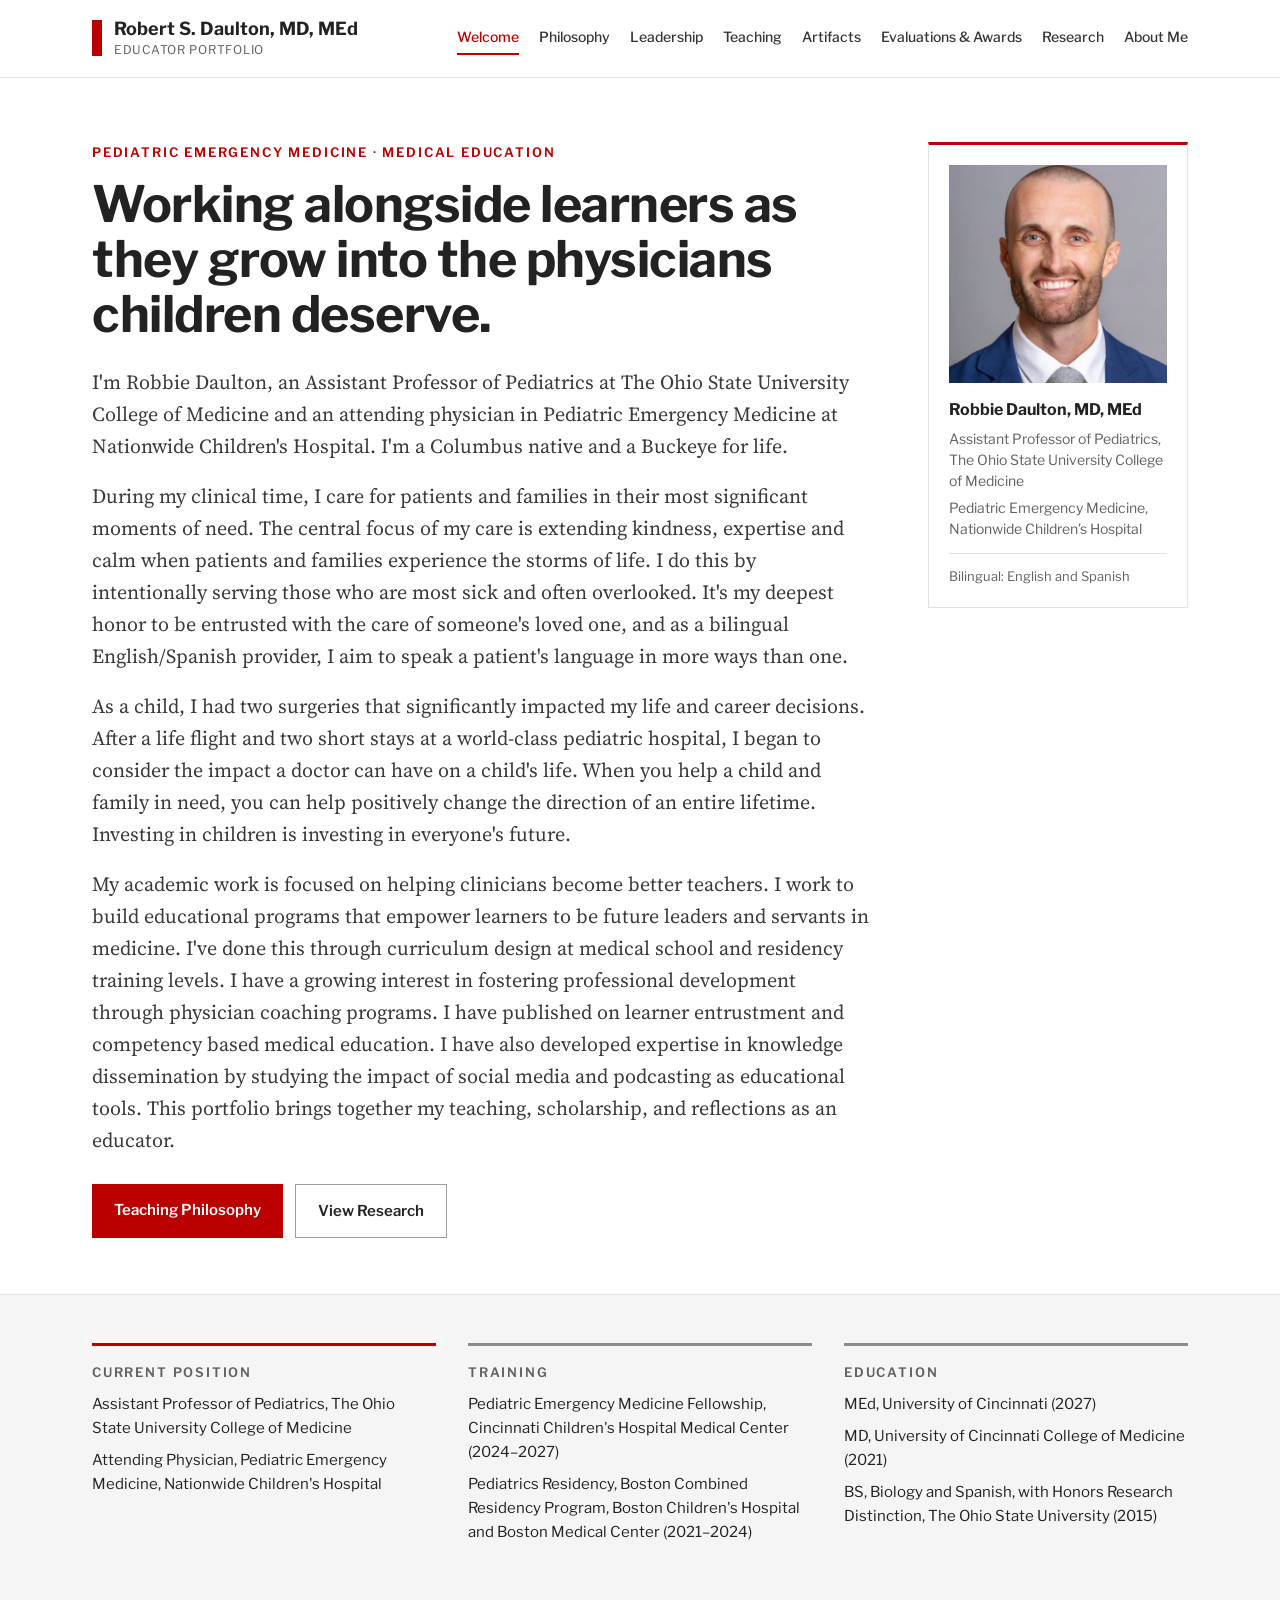
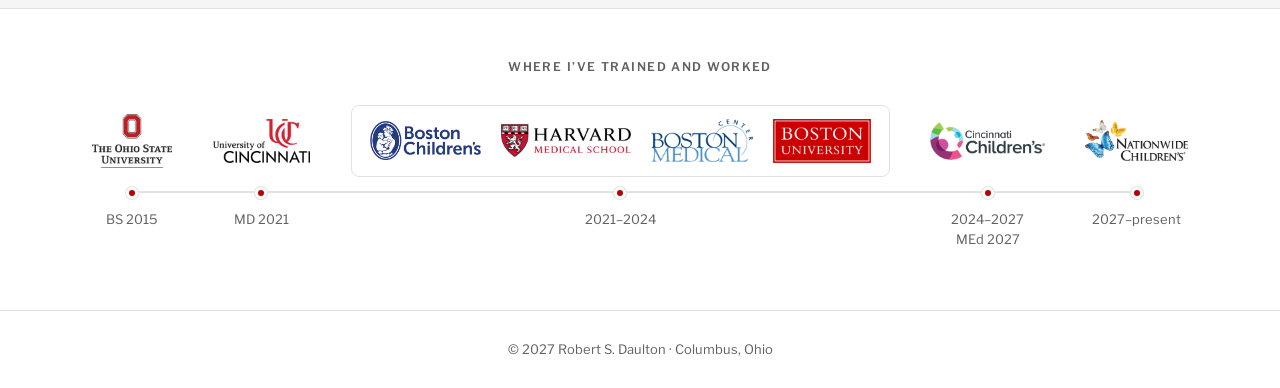
<file: index.html>
<!doctype html>
<html lang="en">
<head>
<meta charset="utf-8">
<meta name="viewport" content="width=device-width, initial-scale=1">
<title>Robert S. Daulton, MD, MEd</title>
<meta name="description" content="Educator portfolio of Robert S. Daulton, MD, MEd, pediatric emergency medicine physician and medical educator.">
<link rel="preconnect" href="https://fonts.googleapis.com">
<link rel="preconnect" href="https://fonts.gstatic.com" crossorigin>
<link href="https://fonts.googleapis.com/css2?family=Libre+Franklin:wght@400;500;600;700&family=Source+Serif+4:ital,wght@0,400;0,600;1,400&display=swap" rel="stylesheet">
<link rel="stylesheet" href="css/style.css?v=66da087b">
</head>
<body>
<a class="skip" href="#main">Skip to content</a>
<header class="site-header">
<div class="wrap">
<a class="brand" href="index.html"><span class="brand-bar" aria-hidden="true"></span><span><span class="brand-name">Robert S. Daulton, MD, MEd</span><span class="brand-sub">Educator Portfolio</span></span></a>
<nav class="nav" aria-label="Main"><a href="index.html" aria-current="page">Welcome</a><a href="philosophy.html">Philosophy</a><a href="leadership.html">Leadership</a><a href="teaching.html">Teaching</a><a href="artifacts.html">Artifacts</a><a href="evaluations.html">Evaluations &amp; Awards</a><a href="research.html">Research</a><a href="about.html">About Me</a></nav>
</div>
</header>
<main id="main">

<div class="wrap">
<section class="hero">
<div>
<p class="eyebrow">Pediatric Emergency Medicine &middot; Medical Education</p>
<h1>Working alongside learners as they grow into the physicians children deserve.</h1>
<p class="lede">I'm Robbie Daulton, an Assistant Professor of Pediatrics at The Ohio State University College of Medicine and an attending physician in Pediatric Emergency Medicine at Nationwide Children's Hospital. I'm a Columbus native and a Buckeye for life.</p>
<p class="lede">During my clinical time, I care for patients and families in their most significant moments of need. The central focus of my care is extending kindness, expertise and calm when patients and families experience the storms of life. I do this by intentionally serving those who are most sick and often overlooked. It's my deepest honor to be entrusted with the care of someone's loved one, and as a bilingual English/Spanish provider, I aim to speak a patient's language in more ways than one.</p>
<p class="lede">As a child, I had two surgeries that significantly impacted my life and career decisions. After a life flight and two short stays at a world-class pediatric hospital, I began to consider the impact a doctor can have on a child's life. When you help a child and family in need, you can help positively change the direction of an entire lifetime. Investing in children is investing in everyone's future.</p>
<p class="lede">My academic work is focused on helping clinicians become better teachers. I work to build educational programs that empower learners to be future leaders and servants in medicine. I've done this through curriculum design at medical school and residency training levels. I have a growing interest in fostering professional development through physician coaching programs. I have published on learner entrustment and competency based medical education. I have also developed expertise in knowledge dissemination by studying the impact of social media and podcasting as educational tools. This portfolio brings together my teaching, scholarship, and reflections as an educator.</p>
<div class="btns"><a class="btn btn-primary" href="philosophy.html">Teaching Philosophy</a><a class="btn btn-ghost" href="research.html">View Research</a></div>
</div>
<aside class="profile-card" aria-label="Profile"><img src="images/headshot.jpg" alt="Portrait of Dr. Robbie Daulton" width="900" height="1350"><div><p class="pc-name">Robbie Daulton, MD, MEd</p><p class="pc-line">Assistant Professor of Pediatrics, The Ohio State University College of Medicine</p><p class="pc-line">Pediatric Emergency Medicine, Nationwide Children&rsquo;s Hospital</p></div><p class="pc-foot">Bilingual: English and Spanish</p></aside>
</section>
</div>
<section class="band">
<div class="wrap facts">
<div class="fact"><h2>Current Position</h2><p>Assistant Professor of Pediatrics, The Ohio State University College of Medicine</p><p>Attending Physician, Pediatric Emergency Medicine, Nationwide Children's Hospital</p></div>
<div class="fact"><h2>Training</h2><p>Pediatric Emergency Medicine Fellowship, Cincinnati Children's Hospital Medical Center (2024&ndash;2027)</p><p>Pediatrics Residency, Boston Combined Residency Program, Boston Children's Hospital and Boston Medical Center (2021&ndash;2024)</p></div>
<div class="fact"><h2>Education</h2><p>MEd, University of Cincinnati (2027)</p><p>MD, University of Cincinnati College of Medicine (2021)</p><p>BS, Biology and Spanish, with Honors Research Distinction, The Ohio State University (2015)</p></div>
</div>
</section>
<section class="journey"><div class="wrap"><h2 class="journey-title">Where I&rsquo;ve Trained and Worked</h2><ol class="journey-line"><li><div class="tl-logo"><img src="images/logos/osu.png" alt="The Ohio State University" style="height:54px"></div><span class="tl-dot" aria-hidden="true"></span><span class="tl-date">BS 2015</span></li><li><div class="tl-logo"><img src="images/logos/uc.png" alt="University of Cincinnati" style="height:44px"></div><span class="tl-dot" aria-hidden="true"></span><span class="tl-date">MD 2021</span></li><li><div class="tl-logo tl-group"><img src="images/logos/bch.png" alt="Boston Children&rsquo;s Hospital" style="height:39px"><img src="images/logos/harvard.png" alt="Harvard Medical School" style="height:33px"><img src="images/logos/bmc.png" alt="Boston Medical Center" style="height:43px"><img src="images/logos/bu.png" alt="Boston University" style="height:44px"></div><span class="tl-dot" aria-hidden="true"></span><span class="tl-date">2021&ndash;2024</span></li><li><div class="tl-logo"><img src="images/logos/cchmc.png" alt="Cincinnati Children&rsquo;s" style="height:38px"></div><span class="tl-dot" aria-hidden="true"></span><span class="tl-date">2024&ndash;2027<br>MEd 2027</span></li><li><div class="tl-logo"><img src="images/logos/nch.png" alt="Nationwide Children&rsquo;s" style="height:41px"></div><span class="tl-dot" aria-hidden="true"></span><span class="tl-date">2027&ndash;present</span></li></ol></div></section>

</main>
<footer class="site-footer"><div class="wrap">&copy; 2027 Robert S. Daulton &middot; Columbus, Ohio</div></footer>
</body>
</html>
</file>
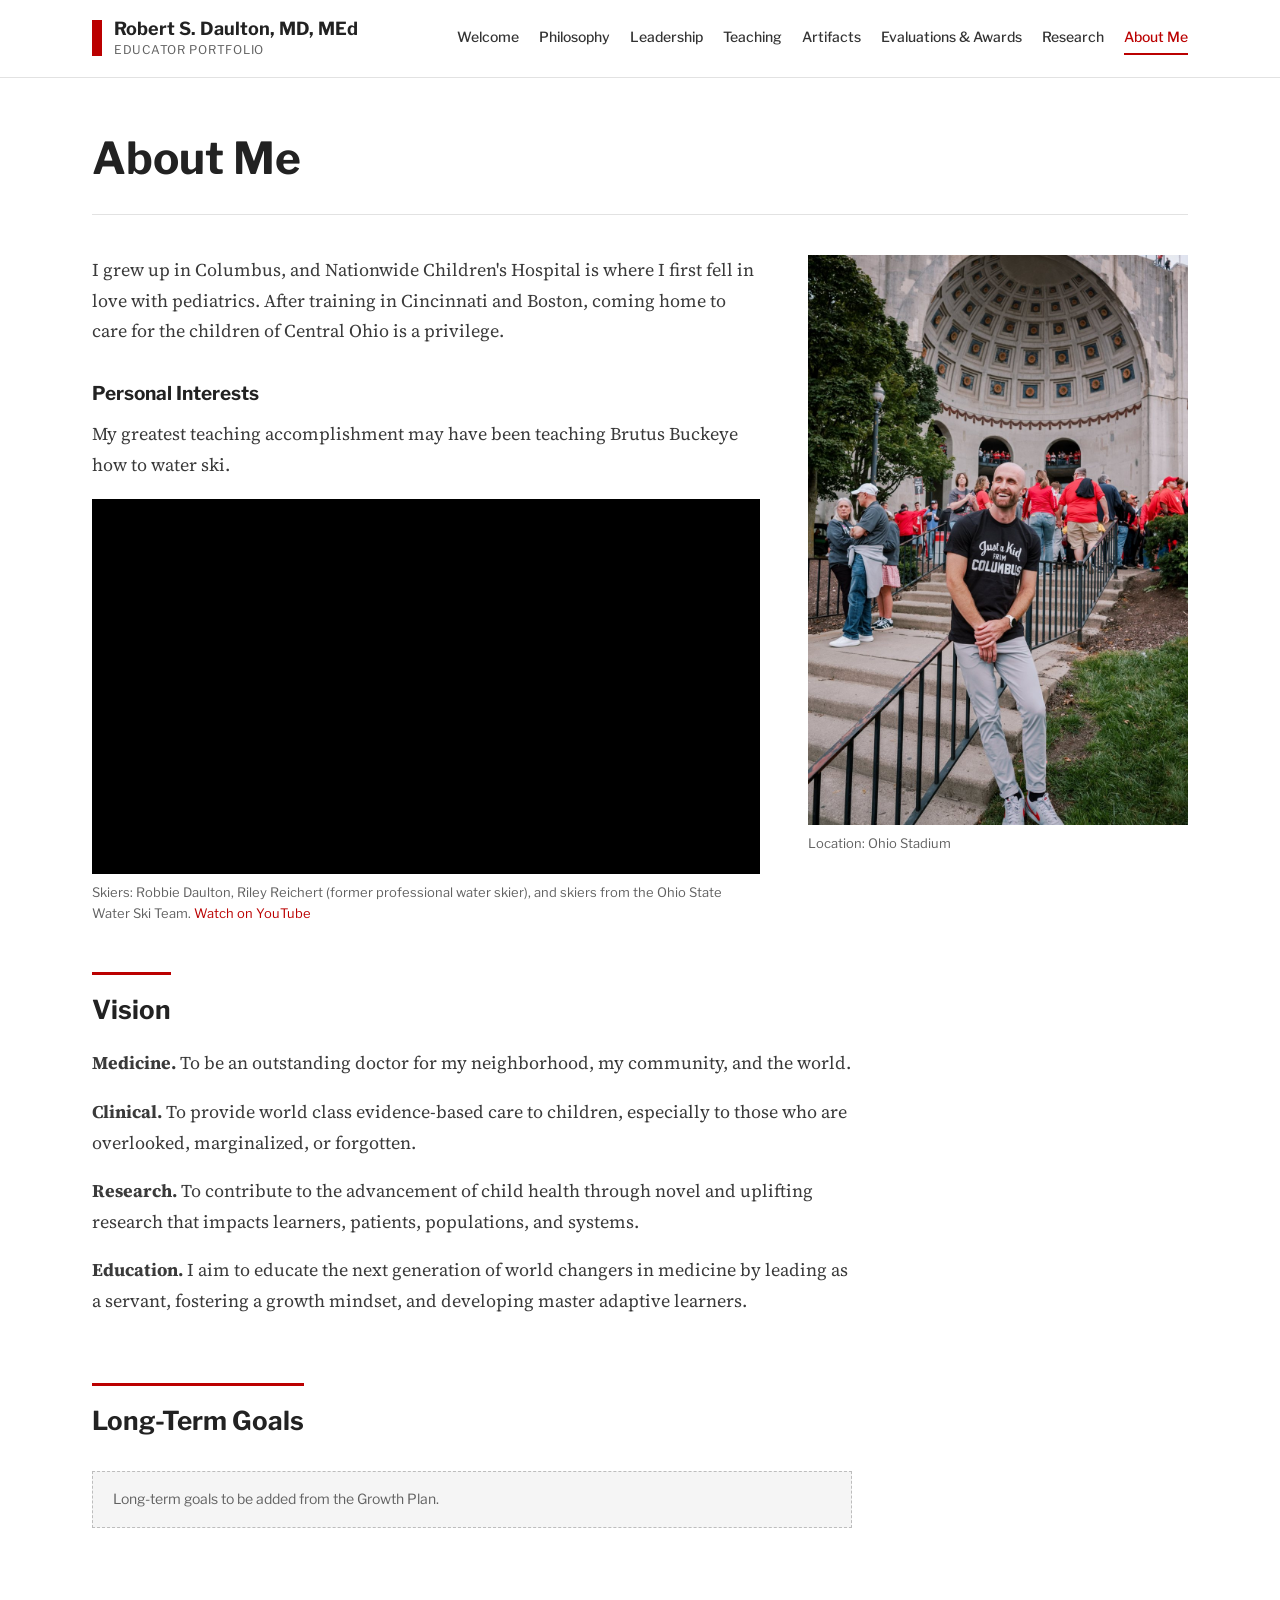
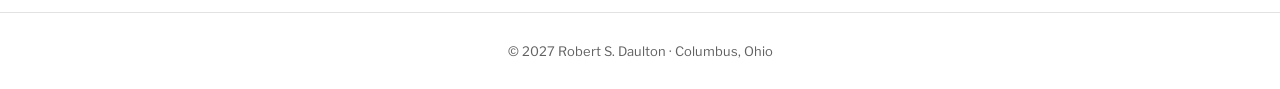
<file: about.html>
<!doctype html>
<html lang="en">
<head>
<meta charset="utf-8">
<meta name="viewport" content="width=device-width, initial-scale=1">
<title>About Me | Robert S. Daulton, MD, MEd</title>
<meta name="description" content="About Me: educator portfolio of Robert S. Daulton, MD, MEd.">
<link rel="preconnect" href="https://fonts.googleapis.com">
<link rel="preconnect" href="https://fonts.gstatic.com" crossorigin>
<link href="https://fonts.googleapis.com/css2?family=Libre+Franklin:wght@400;500;600;700&family=Source+Serif+4:ital,wght@0,400;0,600;1,400&display=swap" rel="stylesheet">
<link rel="stylesheet" href="css/style.css?v=66da087b">
</head>
<body>
<a class="skip" href="#main">Skip to content</a>
<header class="site-header">
<div class="wrap">
<a class="brand" href="index.html"><span class="brand-bar" aria-hidden="true"></span><span><span class="brand-name">Robert S. Daulton, MD, MEd</span><span class="brand-sub">Educator Portfolio</span></span></a>
<nav class="nav" aria-label="Main"><a href="index.html">Welcome</a><a href="philosophy.html">Philosophy</a><a href="leadership.html">Leadership</a><a href="teaching.html">Teaching</a><a href="artifacts.html">Artifacts</a><a href="evaluations.html">Evaluations &amp; Awards</a><a href="research.html">Research</a><a href="about.html" aria-current="page">About Me</a></nav>
</div>
</header>
<main id="main">
<div class="wrap"><div class="page-head"><h1>About Me</h1></div></div><div class="wrap content"><div class="about-intro"><div class="prose"><p>I grew up in Columbus, and Nationwide Children's Hospital is where I first fell in love with pediatrics. After training in Cincinnati and Boston, coming home to care for the children of Central Ohio is a privilege.</p><h3>Personal Interests</h3><p>My greatest teaching accomplishment may have been teaching Brutus Buckeye how to water ski.</p><figure class="video"><iframe src="https://www.youtube-nocookie.com/embed/yvEXhDLFvNU" title="Teaching Brutus Buckeye to water ski" loading="lazy" allow="accelerometer; autoplay; clipboard-write; encrypted-media; gyroscope; picture-in-picture" referrerpolicy="strict-origin-when-cross-origin" allowfullscreen></iframe><figcaption>Skiers: Robbie Daulton, Riley Reichert (former professional water skier), and skiers from the Ohio State Water Ski Team. <a href="https://www.youtube.com/watch?v=yvEXhDLFvNU">Watch on YouTube</a></figcaption></figure></div><figure class="about-photo"><img src="images/columbus.jpg" alt="Robbie Daulton outside Ohio Stadium on game day, wearing a Just a Kid from Columbus shirt" width="1000" height="1500"><figcaption>Location: Ohio Stadium</figcaption></figure></div><h2 class="section">Vision</h2><div class="prose"><p><strong>Medicine.</strong> To be an outstanding doctor for my neighborhood, my community, and the world.</p><p><strong>Clinical.</strong> To provide world class evidence-based care to children, especially to those who are overlooked, marginalized, or forgotten.</p><p><strong>Research.</strong> To contribute to the advancement of child health through novel and uplifting research that impacts learners, patients, populations, and systems.</p><p><strong>Education.</strong> I aim to educate the next generation of world changers in medicine by leading as a servant, fostering a growth mindset, and developing master adaptive learners.</p></div><h2 class="section">Long-Term Goals</h2><div class="note">Long-term goals to be added from the Growth Plan.</div></div>
</main>
<footer class="site-footer"><div class="wrap">&copy; 2027 Robert S. Daulton &middot; Columbus, Ohio</div></footer>
</body>
</html>
</file>
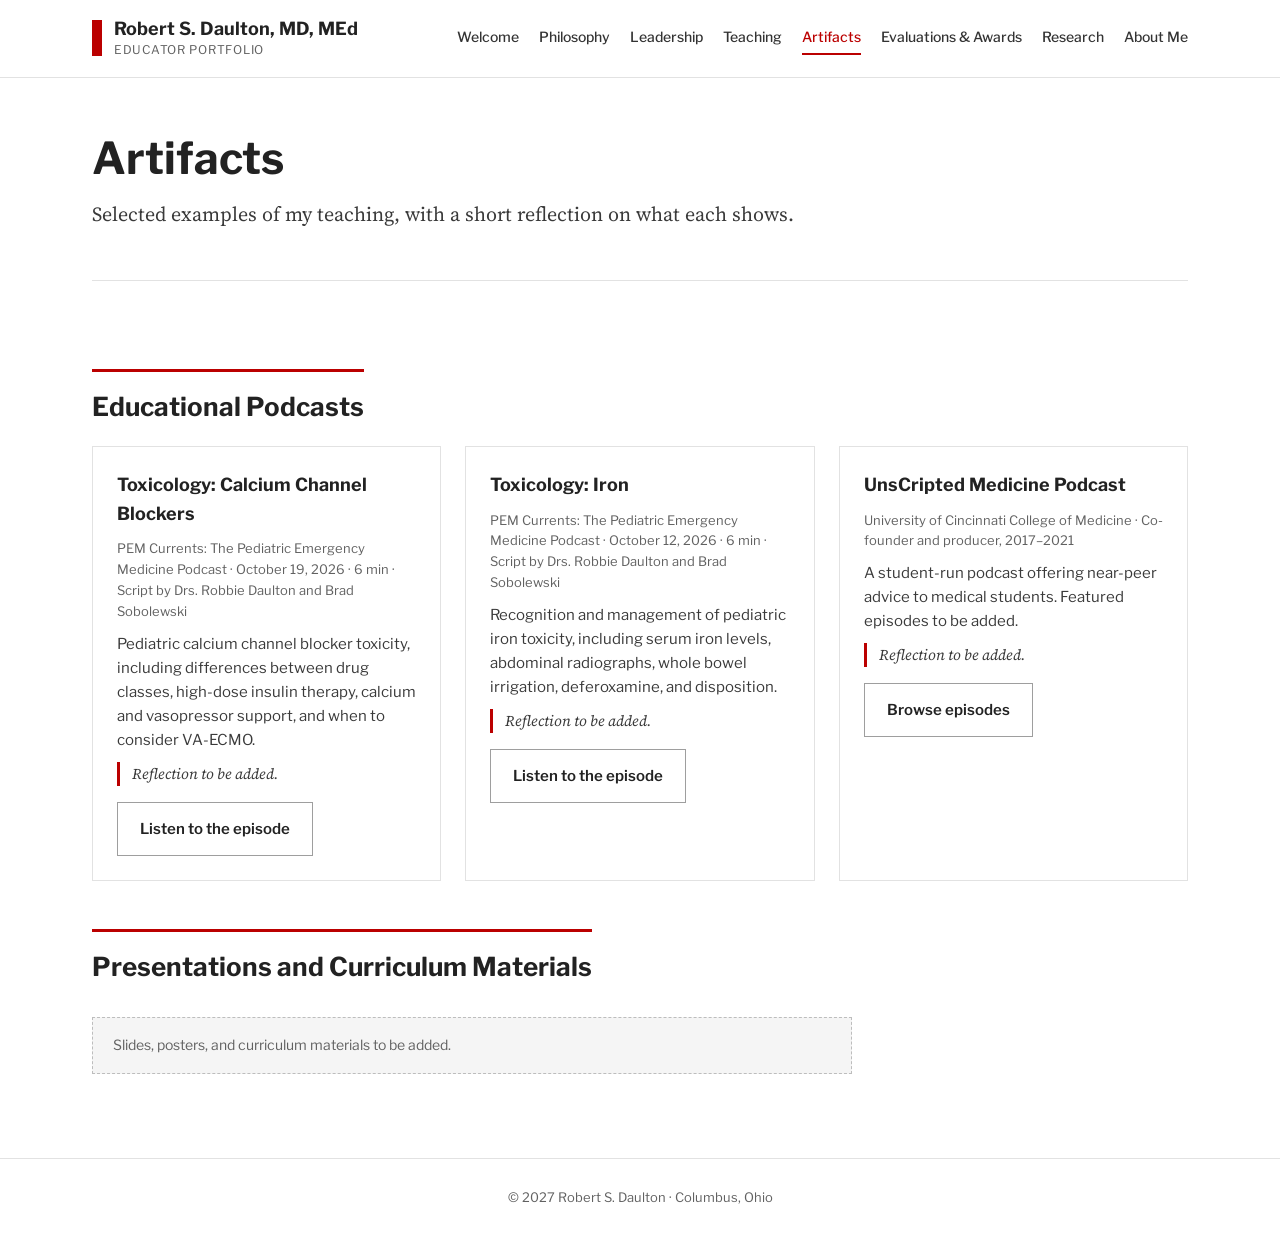
<file: artifacts.html>
<!doctype html>
<html lang="en">
<head>
<meta charset="utf-8">
<meta name="viewport" content="width=device-width, initial-scale=1">
<title>Artifacts | Robert S. Daulton, MD, MEd</title>
<meta name="description" content="Artifacts: educator portfolio of Robert S. Daulton, MD, MEd.">
<link rel="preconnect" href="https://fonts.googleapis.com">
<link rel="preconnect" href="https://fonts.gstatic.com" crossorigin>
<link href="https://fonts.googleapis.com/css2?family=Libre+Franklin:wght@400;500;600;700&family=Source+Serif+4:ital,wght@0,400;0,600;1,400&display=swap" rel="stylesheet">
<link rel="stylesheet" href="css/style.css?v=66da087b">
</head>
<body>
<a class="skip" href="#main">Skip to content</a>
<header class="site-header">
<div class="wrap">
<a class="brand" href="index.html"><span class="brand-bar" aria-hidden="true"></span><span><span class="brand-name">Robert S. Daulton, MD, MEd</span><span class="brand-sub">Educator Portfolio</span></span></a>
<nav class="nav" aria-label="Main"><a href="index.html">Welcome</a><a href="philosophy.html">Philosophy</a><a href="leadership.html">Leadership</a><a href="teaching.html">Teaching</a><a href="artifacts.html" aria-current="page">Artifacts</a><a href="evaluations.html">Evaluations &amp; Awards</a><a href="research.html">Research</a><a href="about.html">About Me</a></nav>
</div>
</header>
<main id="main">
<div class="wrap"><div class="page-head"><h1>Artifacts</h1><p class="lede">Selected examples of my teaching, with a short reflection on what each shows.</p></div></div><div class="wrap content"><h2 class="section">Educational Podcasts</h2><div class="cards"><article class="card"><h3>Toxicology: Calcium Channel Blockers</h3><p class="meta">PEM Currents: The Pediatric Emergency Medicine Podcast &middot; October 19, 2026 &middot; 6 min &middot; Script by Drs. Robbie Daulton and Brad Sobolewski</p><p>Pediatric calcium channel blocker toxicity, including differences between drug classes, high-dose insulin therapy, calcium and vasopressor support, and when to consider VA-ECMO.</p><p class="reflect">Reflection to be added.</p><a class="btn btn-ghost" href="https://www.pemcurrents.com/e/toxicology-calcium-channel-blockers/">Listen to the episode</a></article>
<article class="card"><h3>Toxicology: Iron</h3><p class="meta">PEM Currents: The Pediatric Emergency Medicine Podcast &middot; October 12, 2026 &middot; 6 min &middot; Script by Drs. Robbie Daulton and Brad Sobolewski</p><p>Recognition and management of pediatric iron toxicity, including serum iron levels, abdominal radiographs, whole bowel irrigation, deferoxamine, and disposition.</p><p class="reflect">Reflection to be added.</p><a class="btn btn-ghost" href="https://www.pemcurrents.com/e/toxicology-iron/">Listen to the episode</a></article>
<article class="card"><h3>UnsCripted Medicine Podcast</h3><p class="meta">University of Cincinnati College of Medicine &middot; Co-founder and producer, 2017&ndash;2021</p><p>A student-run podcast offering near-peer advice to medical students. Featured episodes to be added.</p><p class="reflect">Reflection to be added.</p><a class="btn btn-ghost" href="https://www.buzzsprout.com/1535236">Browse episodes</a></article>
</div><h2 class="section">Presentations and Curriculum Materials</h2><div class="note">Slides, posters, and curriculum materials to be added.</div></div>
</main>
<footer class="site-footer"><div class="wrap">&copy; 2027 Robert S. Daulton &middot; Columbus, Ohio</div></footer>
</body>
</html>
</file>
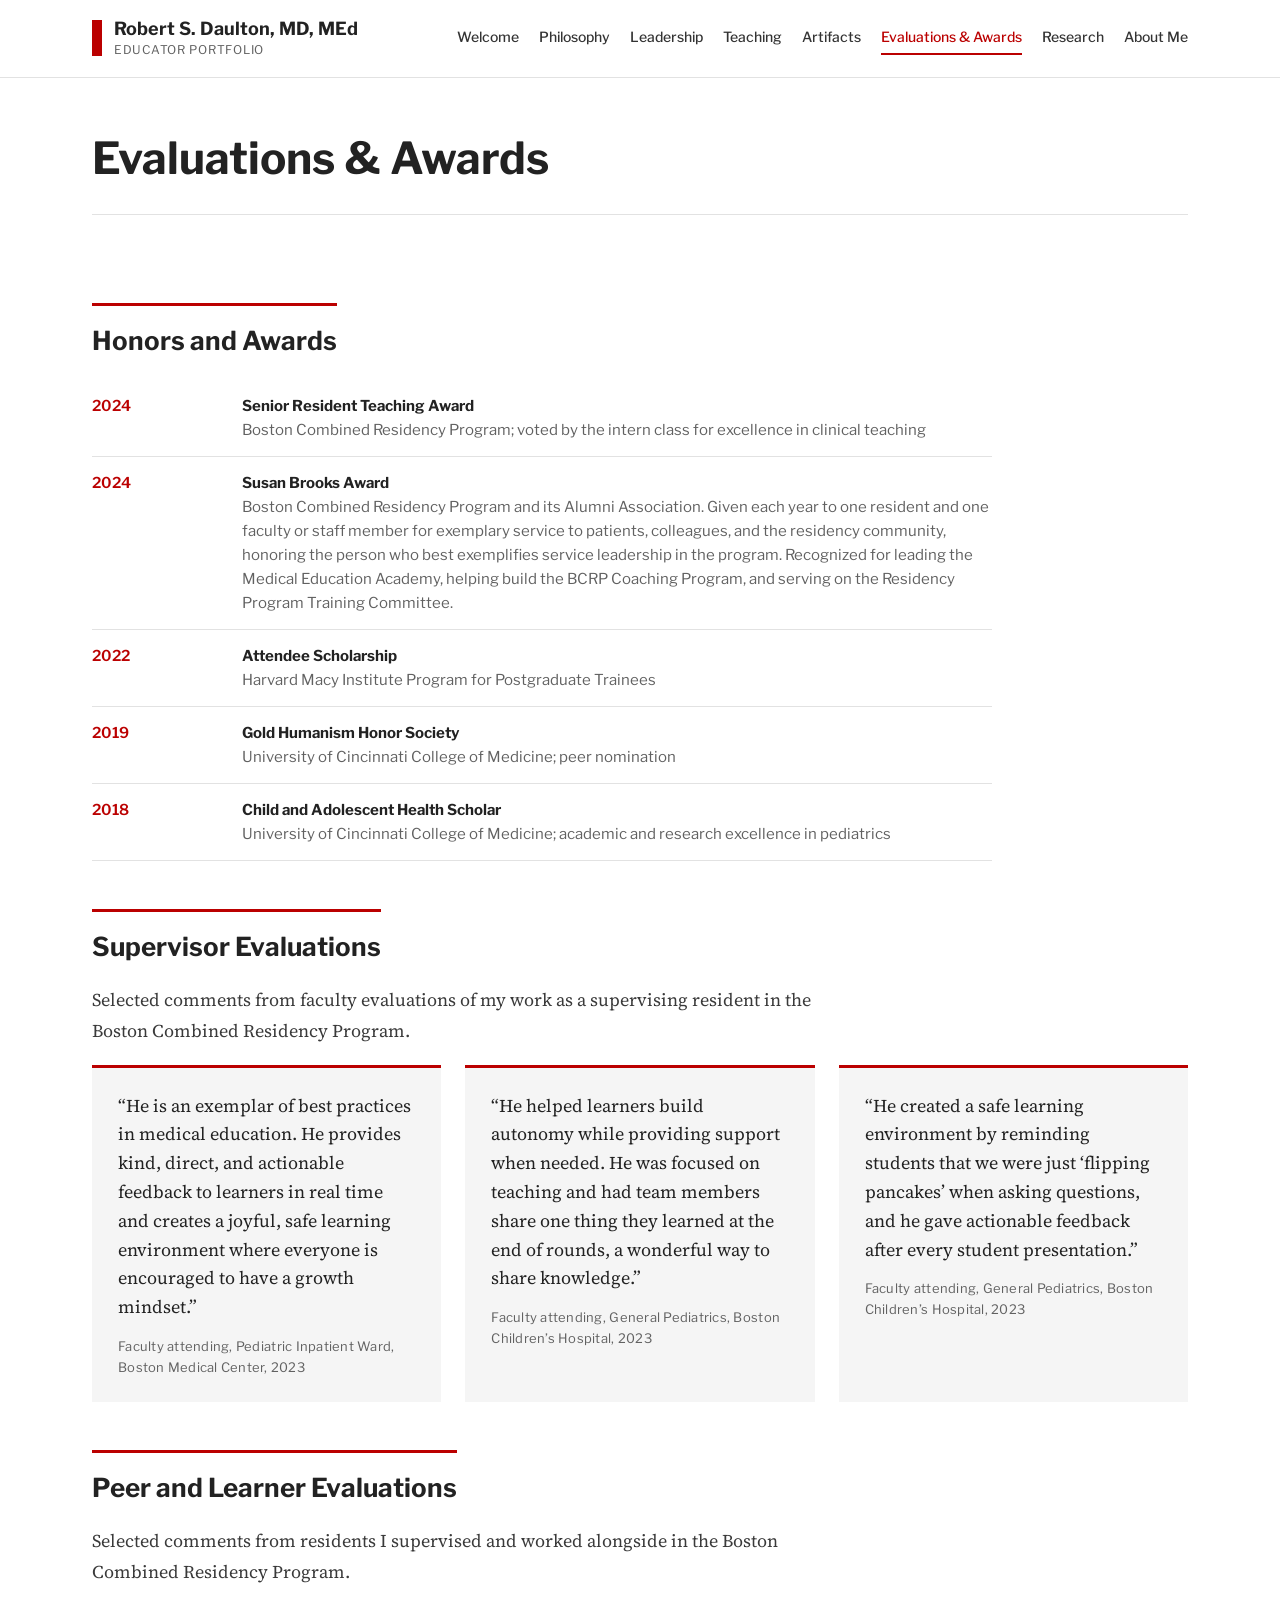
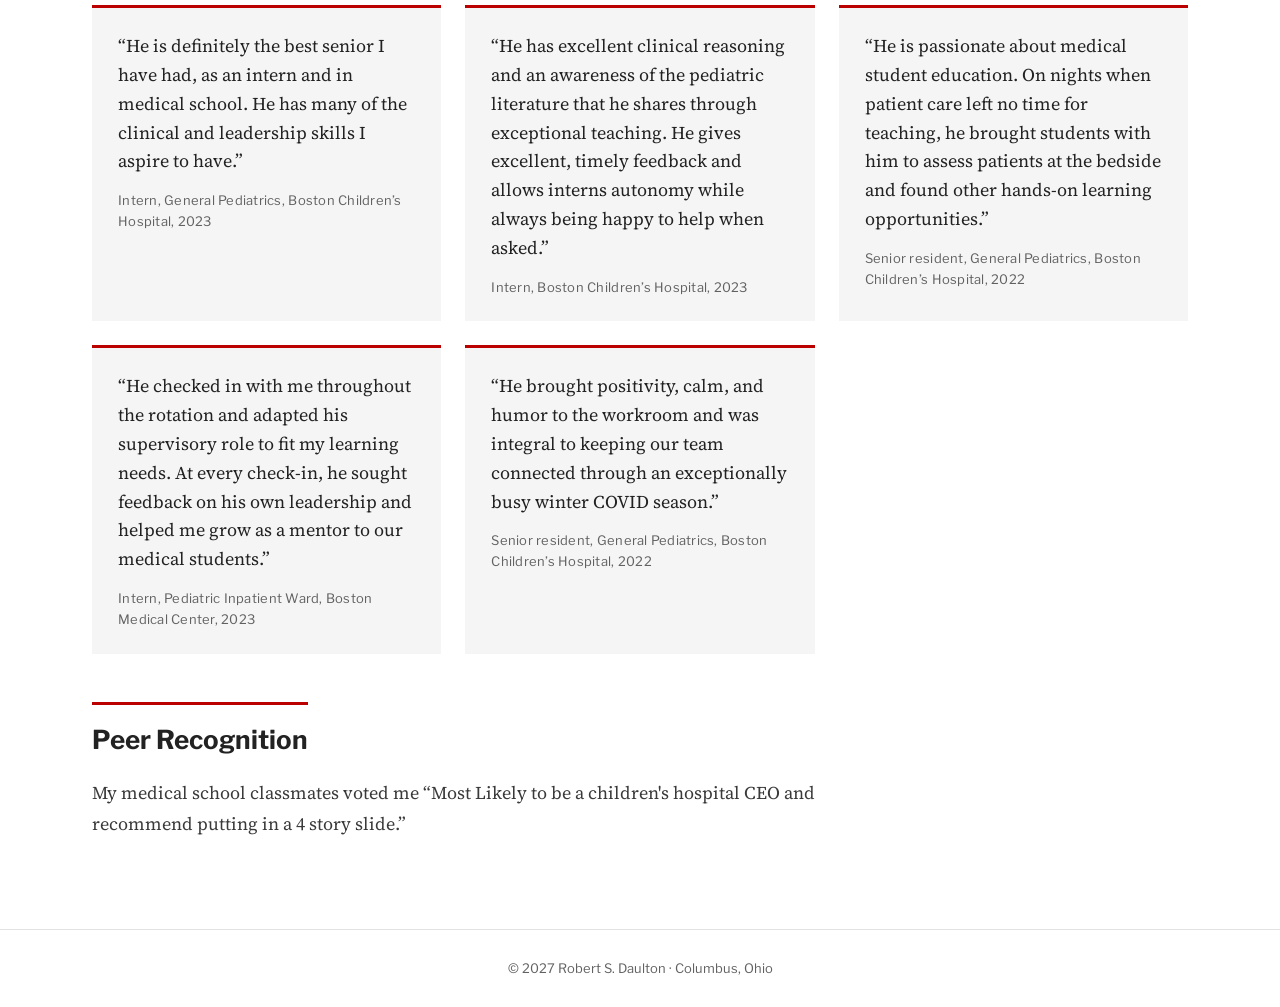
<file: evaluations.html>
<!doctype html>
<html lang="en">
<head>
<meta charset="utf-8">
<meta name="viewport" content="width=device-width, initial-scale=1">
<title>Evaluations &amp; Awards | Robert S. Daulton, MD, MEd</title>
<meta name="description" content="Evaluations &amp; Awards: educator portfolio of Robert S. Daulton, MD, MEd.">
<link rel="preconnect" href="https://fonts.googleapis.com">
<link rel="preconnect" href="https://fonts.gstatic.com" crossorigin>
<link href="https://fonts.googleapis.com/css2?family=Libre+Franklin:wght@400;500;600;700&family=Source+Serif+4:ital,wght@0,400;0,600;1,400&display=swap" rel="stylesheet">
<link rel="stylesheet" href="css/style.css?v=66da087b">
</head>
<body>
<a class="skip" href="#main">Skip to content</a>
<header class="site-header">
<div class="wrap">
<a class="brand" href="index.html"><span class="brand-bar" aria-hidden="true"></span><span><span class="brand-name">Robert S. Daulton, MD, MEd</span><span class="brand-sub">Educator Portfolio</span></span></a>
<nav class="nav" aria-label="Main"><a href="index.html">Welcome</a><a href="philosophy.html">Philosophy</a><a href="leadership.html">Leadership</a><a href="teaching.html">Teaching</a><a href="artifacts.html">Artifacts</a><a href="evaluations.html" aria-current="page">Evaluations &amp; Awards</a><a href="research.html">Research</a><a href="about.html">About Me</a></nav>
</div>
</header>
<main id="main">
<div class="wrap"><div class="page-head"><h1>Evaluations &amp; Awards</h1></div></div><div class="wrap content"><h2 class="section">Honors and Awards</h2><ul class="timeline"><li><span class="when">2024</span><span class="what"><strong>Senior Resident Teaching Award</strong><span>Boston Combined Residency Program; voted by the intern class for excellence in clinical teaching</span></span></li><li><span class="when">2024</span><span class="what"><strong>Susan Brooks Award</strong><span>Boston Combined Residency Program and its Alumni Association. Given each year to one resident and one faculty or staff member for exemplary service to patients, colleagues, and the residency community, honoring the person who best exemplifies service leadership in the program. Recognized for leading the Medical Education Academy, helping build the BCRP Coaching Program, and serving on the Residency Program Training Committee.</span></span></li><li><span class="when">2022</span><span class="what"><strong>Attendee Scholarship</strong><span>Harvard Macy Institute Program for Postgraduate Trainees</span></span></li><li><span class="when">2019</span><span class="what"><strong>Gold Humanism Honor Society</strong><span>University of Cincinnati College of Medicine; peer nomination</span></span></li><li><span class="when">2018</span><span class="what"><strong>Child and Adolescent Health Scholar</strong><span>University of Cincinnati College of Medicine; academic and research excellence in pediatrics</span></span></li></ul><h2 class="section">Supervisor Evaluations</h2><div class="prose"><p>Selected comments from faculty evaluations of my work as a supervising resident in the Boston Combined Residency Program.</p></div><div class="quotes"><figure class="quote"><blockquote>&ldquo;He is an exemplar of best practices in medical education. He provides kind, direct, and actionable feedback to learners in real time and creates a joyful, safe learning environment where everyone is encouraged to have a growth mindset.&rdquo;</blockquote><figcaption>Faculty attending, Pediatric Inpatient Ward, Boston Medical Center, 2023</figcaption></figure><figure class="quote"><blockquote>&ldquo;He helped learners build autonomy while providing support when needed. He was focused on teaching and had team members share one thing they learned at the end of rounds, a wonderful way to share knowledge.&rdquo;</blockquote><figcaption>Faculty attending, General Pediatrics, Boston Children&rsquo;s Hospital, 2023</figcaption></figure><figure class="quote"><blockquote>&ldquo;He created a safe learning environment by reminding students that we were just &lsquo;flipping pancakes&rsquo; when asking questions, and he gave actionable feedback after every student presentation.&rdquo;</blockquote><figcaption>Faculty attending, General Pediatrics, Boston Children&rsquo;s Hospital, 2023</figcaption></figure></div><h2 class="section">Peer and Learner Evaluations</h2><div class="prose"><p>Selected comments from residents I supervised and worked alongside in the Boston Combined Residency Program.</p></div><div class="quotes"><figure class="quote"><blockquote>&ldquo;He is definitely the best senior I have had, as an intern and in medical school. He has many of the clinical and leadership skills I aspire to have.&rdquo;</blockquote><figcaption>Intern, General Pediatrics, Boston Children&rsquo;s Hospital, 2023</figcaption></figure><figure class="quote"><blockquote>&ldquo;He has excellent clinical reasoning and an awareness of the pediatric literature that he shares through exceptional teaching. He gives excellent, timely feedback and allows interns autonomy while always being happy to help when asked.&rdquo;</blockquote><figcaption>Intern, Boston Children&rsquo;s Hospital, 2023</figcaption></figure><figure class="quote"><blockquote>&ldquo;He is passionate about medical student education. On nights when patient care left no time for teaching, he brought students with him to assess patients at the bedside and found other hands-on learning opportunities.&rdquo;</blockquote><figcaption>Senior resident, General Pediatrics, Boston Children&rsquo;s Hospital, 2022</figcaption></figure><figure class="quote"><blockquote>&ldquo;He checked in with me throughout the rotation and adapted his supervisory role to fit my learning needs. At every check-in, he sought feedback on his own leadership and helped me grow as a mentor to our medical students.&rdquo;</blockquote><figcaption>Intern, Pediatric Inpatient Ward, Boston Medical Center, 2023</figcaption></figure><figure class="quote"><blockquote>&ldquo;He brought positivity, calm, and humor to the workroom and was integral to keeping our team connected through an exceptionally busy winter COVID season.&rdquo;</blockquote><figcaption>Senior resident, General Pediatrics, Boston Children&rsquo;s Hospital, 2022</figcaption></figure></div><h2 class="section">Peer Recognition</h2><div class="prose"><p>My medical school classmates voted me &ldquo;Most Likely to be a children's hospital CEO and recommend putting in a 4 story slide.&rdquo;</p></div></div>
</main>
<footer class="site-footer"><div class="wrap">&copy; 2027 Robert S. Daulton &middot; Columbus, Ohio</div></footer>
</body>
</html>
</file>
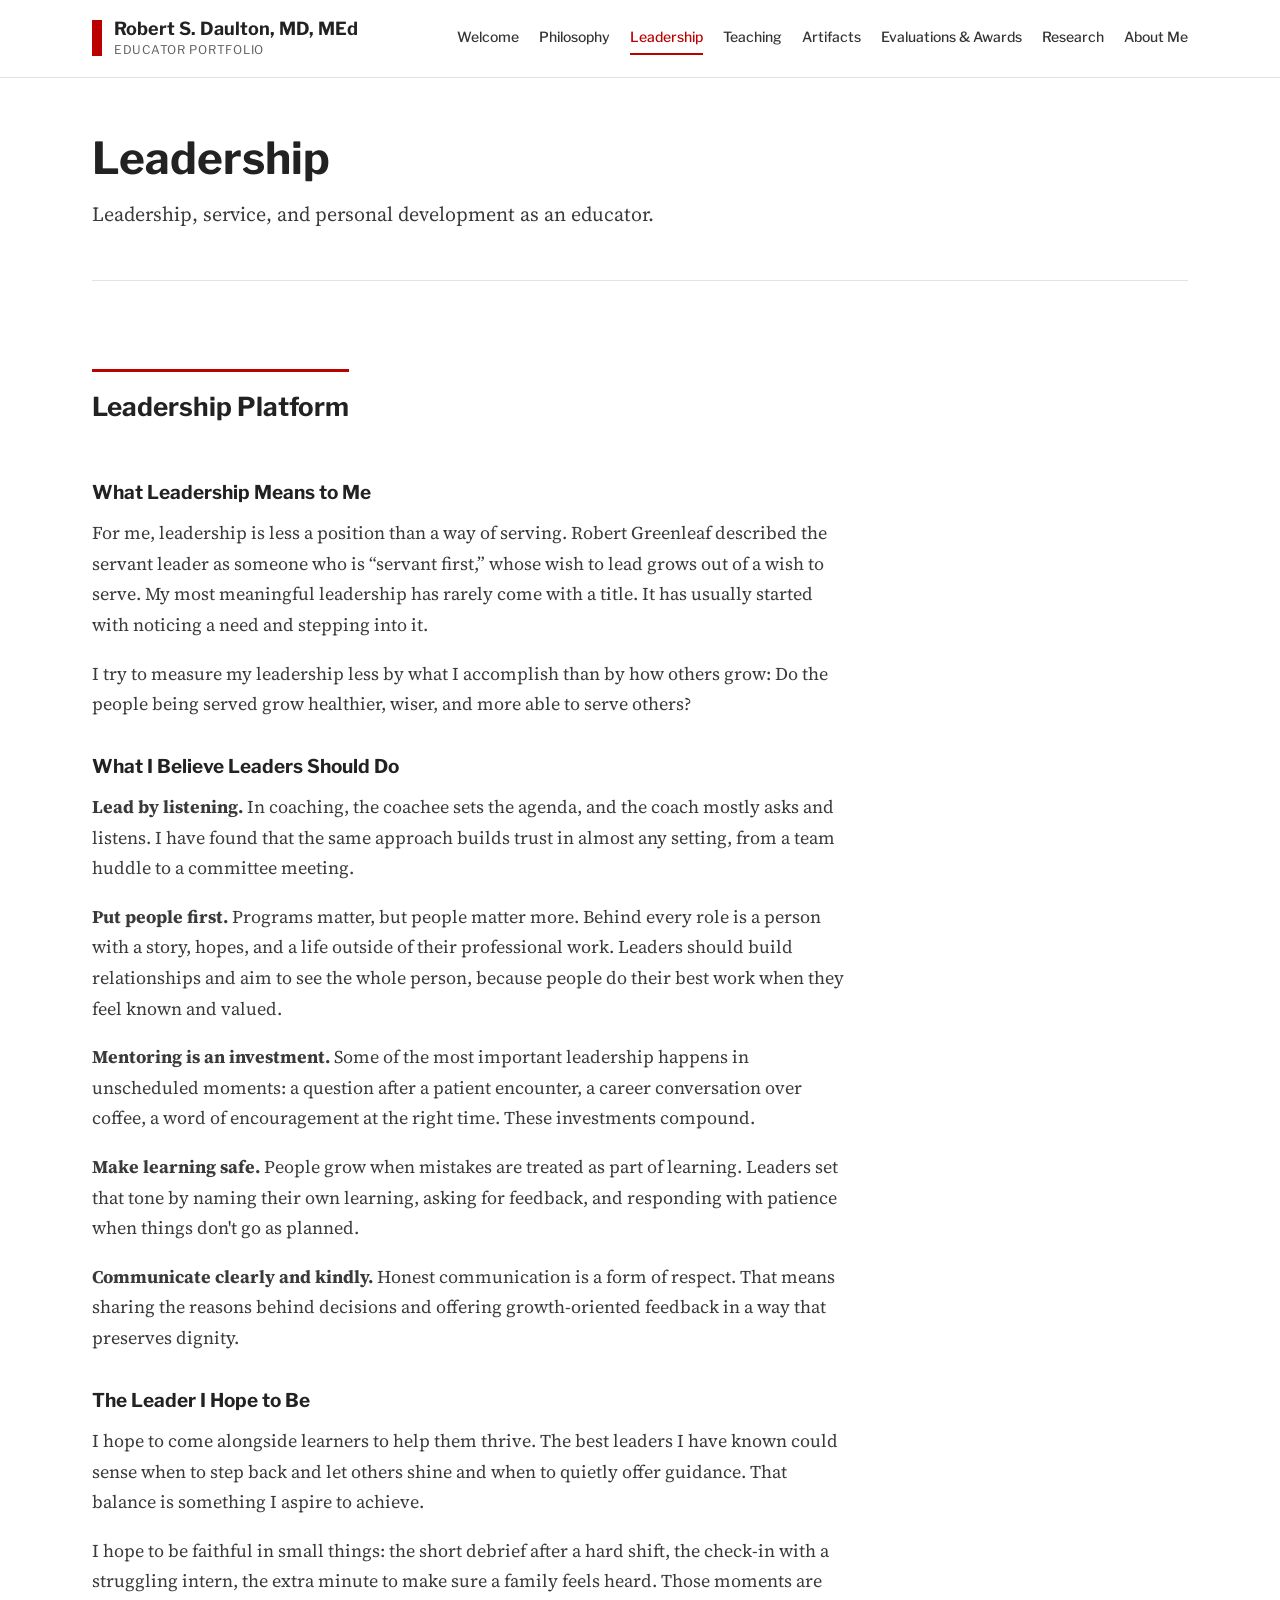
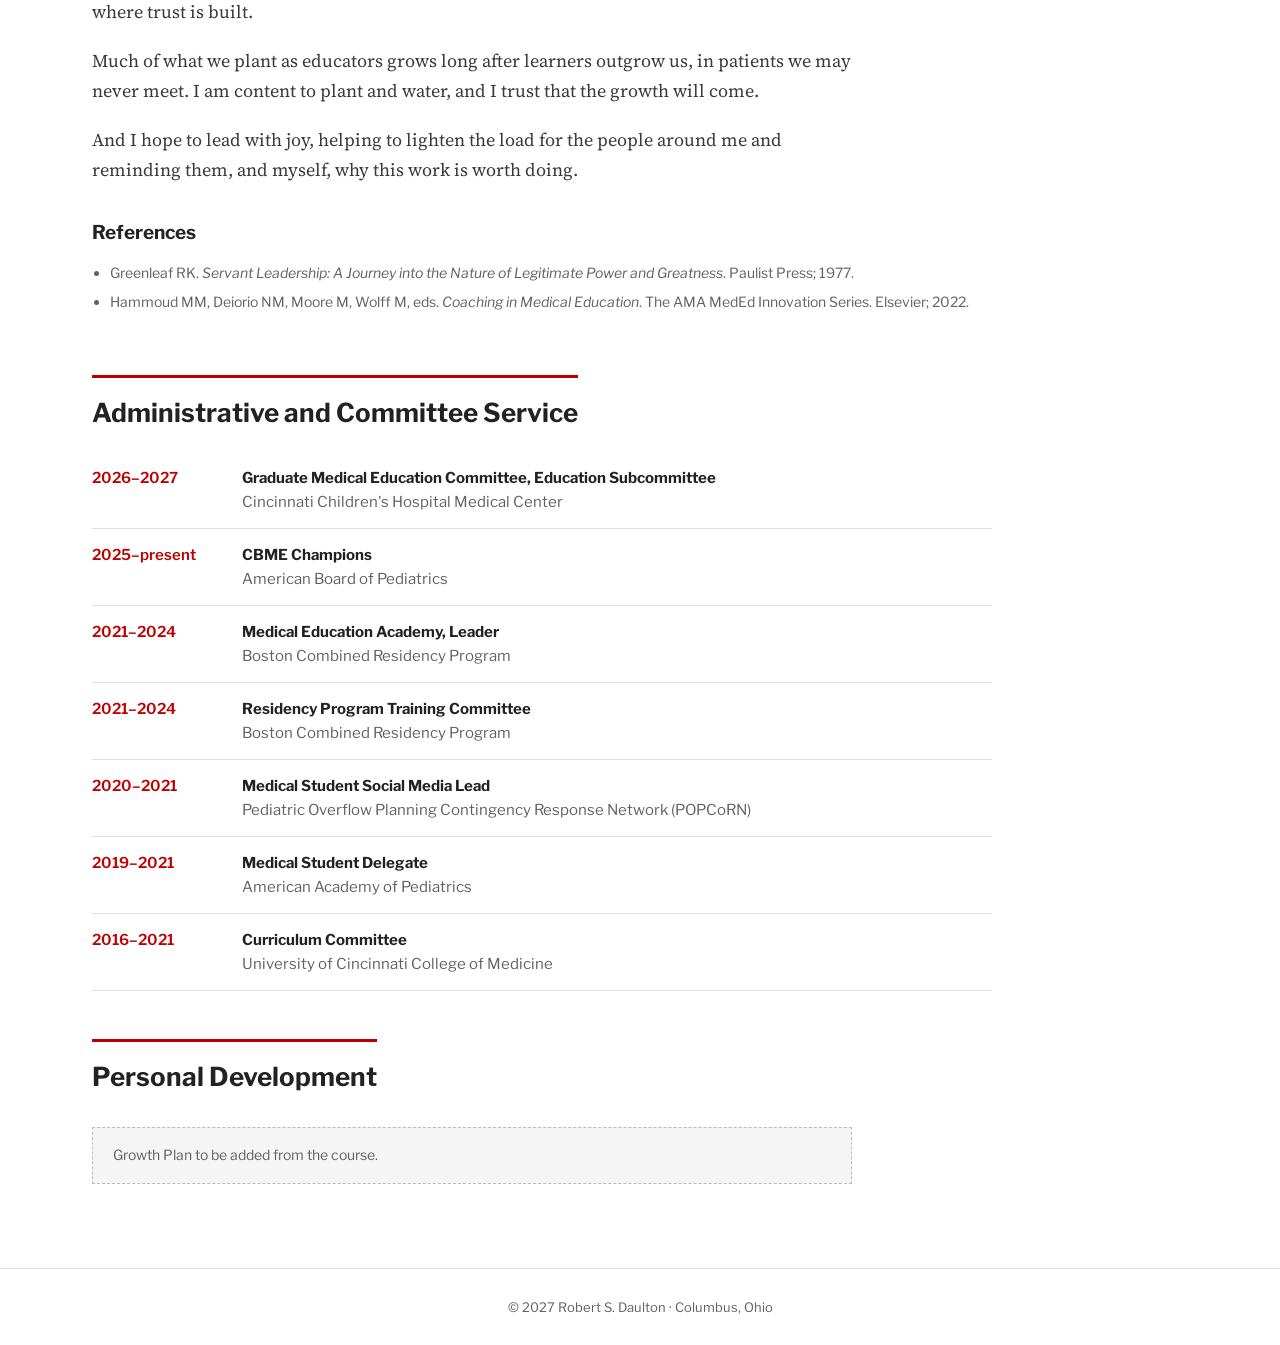
<file: leadership.html>
<!doctype html>
<html lang="en">
<head>
<meta charset="utf-8">
<meta name="viewport" content="width=device-width, initial-scale=1">
<title>Leadership | Robert S. Daulton, MD, MEd</title>
<meta name="description" content="Leadership: educator portfolio of Robert S. Daulton, MD, MEd.">
<link rel="preconnect" href="https://fonts.googleapis.com">
<link rel="preconnect" href="https://fonts.gstatic.com" crossorigin>
<link href="https://fonts.googleapis.com/css2?family=Libre+Franklin:wght@400;500;600;700&family=Source+Serif+4:ital,wght@0,400;0,600;1,400&display=swap" rel="stylesheet">
<link rel="stylesheet" href="css/style.css?v=66da087b">
</head>
<body>
<a class="skip" href="#main">Skip to content</a>
<header class="site-header">
<div class="wrap">
<a class="brand" href="index.html"><span class="brand-bar" aria-hidden="true"></span><span><span class="brand-name">Robert S. Daulton, MD, MEd</span><span class="brand-sub">Educator Portfolio</span></span></a>
<nav class="nav" aria-label="Main"><a href="index.html">Welcome</a><a href="philosophy.html">Philosophy</a><a href="leadership.html" aria-current="page">Leadership</a><a href="teaching.html">Teaching</a><a href="artifacts.html">Artifacts</a><a href="evaluations.html">Evaluations &amp; Awards</a><a href="research.html">Research</a><a href="about.html">About Me</a></nav>
</div>
</header>
<main id="main">
<div class="wrap"><div class="page-head"><h1>Leadership</h1><p class="lede">Leadership, service, and personal development as an educator.</p></div></div><div class="wrap content"><h2 class="section">Leadership Platform</h2><div class="prose"><h3>What Leadership Means to Me</h3><p>For me, leadership is less a position than a way of serving. Robert Greenleaf described the servant leader as someone who is &ldquo;servant first,&rdquo; whose wish to lead grows out of a wish to serve. My most meaningful leadership has rarely come with a title. It has usually started with noticing a need and stepping into it.</p><p>I try to measure my leadership less by what I accomplish than by how others grow: Do the people being served grow healthier, wiser, and more able to serve others?</p><h3>What I Believe Leaders Should Do</h3><p><strong>Lead by listening.</strong> In coaching, the coachee sets the agenda, and the coach mostly asks and listens. I have found that the same approach builds trust in almost any setting, from a team huddle to a committee meeting.</p><p><strong>Put people first.</strong> Programs matter, but people matter more. Behind every role is a person with a story, hopes, and a life outside of their professional work. Leaders should build relationships and aim to see the whole person, because people do their best work when they feel known and valued.</p><p><strong>Mentoring is an investment.</strong> Some of the most important leadership happens in unscheduled moments: a question after a patient encounter, a career conversation over coffee, a word of encouragement at the right time. These investments compound.</p><p><strong>Make learning safe.</strong> People grow when mistakes are treated as part of learning. Leaders set that tone by naming their own learning, asking for feedback, and responding with patience when things don't go as planned.</p><p><strong>Communicate clearly and kindly.</strong> Honest communication is a form of respect. That means sharing the reasons behind decisions and offering growth-oriented feedback in a way that preserves dignity.</p><h3>The Leader I Hope to Be</h3><p>I hope to come alongside learners to help them thrive. The best leaders I have known could sense when to step back and let others shine and when to quietly offer guidance. That balance is something I aspire to achieve.</p><p>I hope to be faithful in small things: the short debrief after a hard shift, the check-in with a struggling intern, the extra minute to make sure a family feels heard. Those moments are where trust is built.</p><p>Much of what we plant as educators grows long after learners outgrow us, in patients we may never meet. I am content to plant and water, and I trust that the growth will come.</p><p>And I hope to lead with joy, helping to lighten the load for the people around me and reminding them, and myself, why this work is worth doing.</p></div><h3>References</h3><ul class="refs"><li>Greenleaf RK. <em>Servant Leadership: A Journey into the Nature of Legitimate Power and Greatness</em>. Paulist Press; 1977.</li><li>Hammoud MM, Deiorio NM, Moore M, Wolff M, eds. <em>Coaching in Medical Education</em>. The AMA MedEd Innovation Series. Elsevier; 2022.</li></ul><h2 class="section">Administrative and Committee Service</h2><ul class="timeline"><li><span class="when">2026&ndash;2027</span><span class="what"><strong>Graduate Medical Education Committee, Education Subcommittee</strong><span>Cincinnati Children's Hospital Medical Center</span></span></li><li><span class="when">2025&ndash;present</span><span class="what"><strong>CBME Champions</strong><span>American Board of Pediatrics</span></span></li><li><span class="when">2021&ndash;2024</span><span class="what"><strong>Medical Education Academy, Leader</strong><span>Boston Combined Residency Program</span></span></li><li><span class="when">2021&ndash;2024</span><span class="what"><strong>Residency Program Training Committee</strong><span>Boston Combined Residency Program</span></span></li><li><span class="when">2020&ndash;2021</span><span class="what"><strong>Medical Student Social Media Lead</strong><span>Pediatric Overflow Planning Contingency Response Network (POPCoRN)</span></span></li><li><span class="when">2019&ndash;2021</span><span class="what"><strong>Medical Student Delegate</strong><span>American Academy of Pediatrics</span></span></li><li><span class="when">2016&ndash;2021</span><span class="what"><strong>Curriculum Committee</strong><span>University of Cincinnati College of Medicine</span></span></li></ul><h2 class="section">Personal Development</h2><div class="note">Growth Plan to be added from the course.</div></div>
</main>
<footer class="site-footer"><div class="wrap">&copy; 2027 Robert S. Daulton &middot; Columbus, Ohio</div></footer>
</body>
</html>
</file>
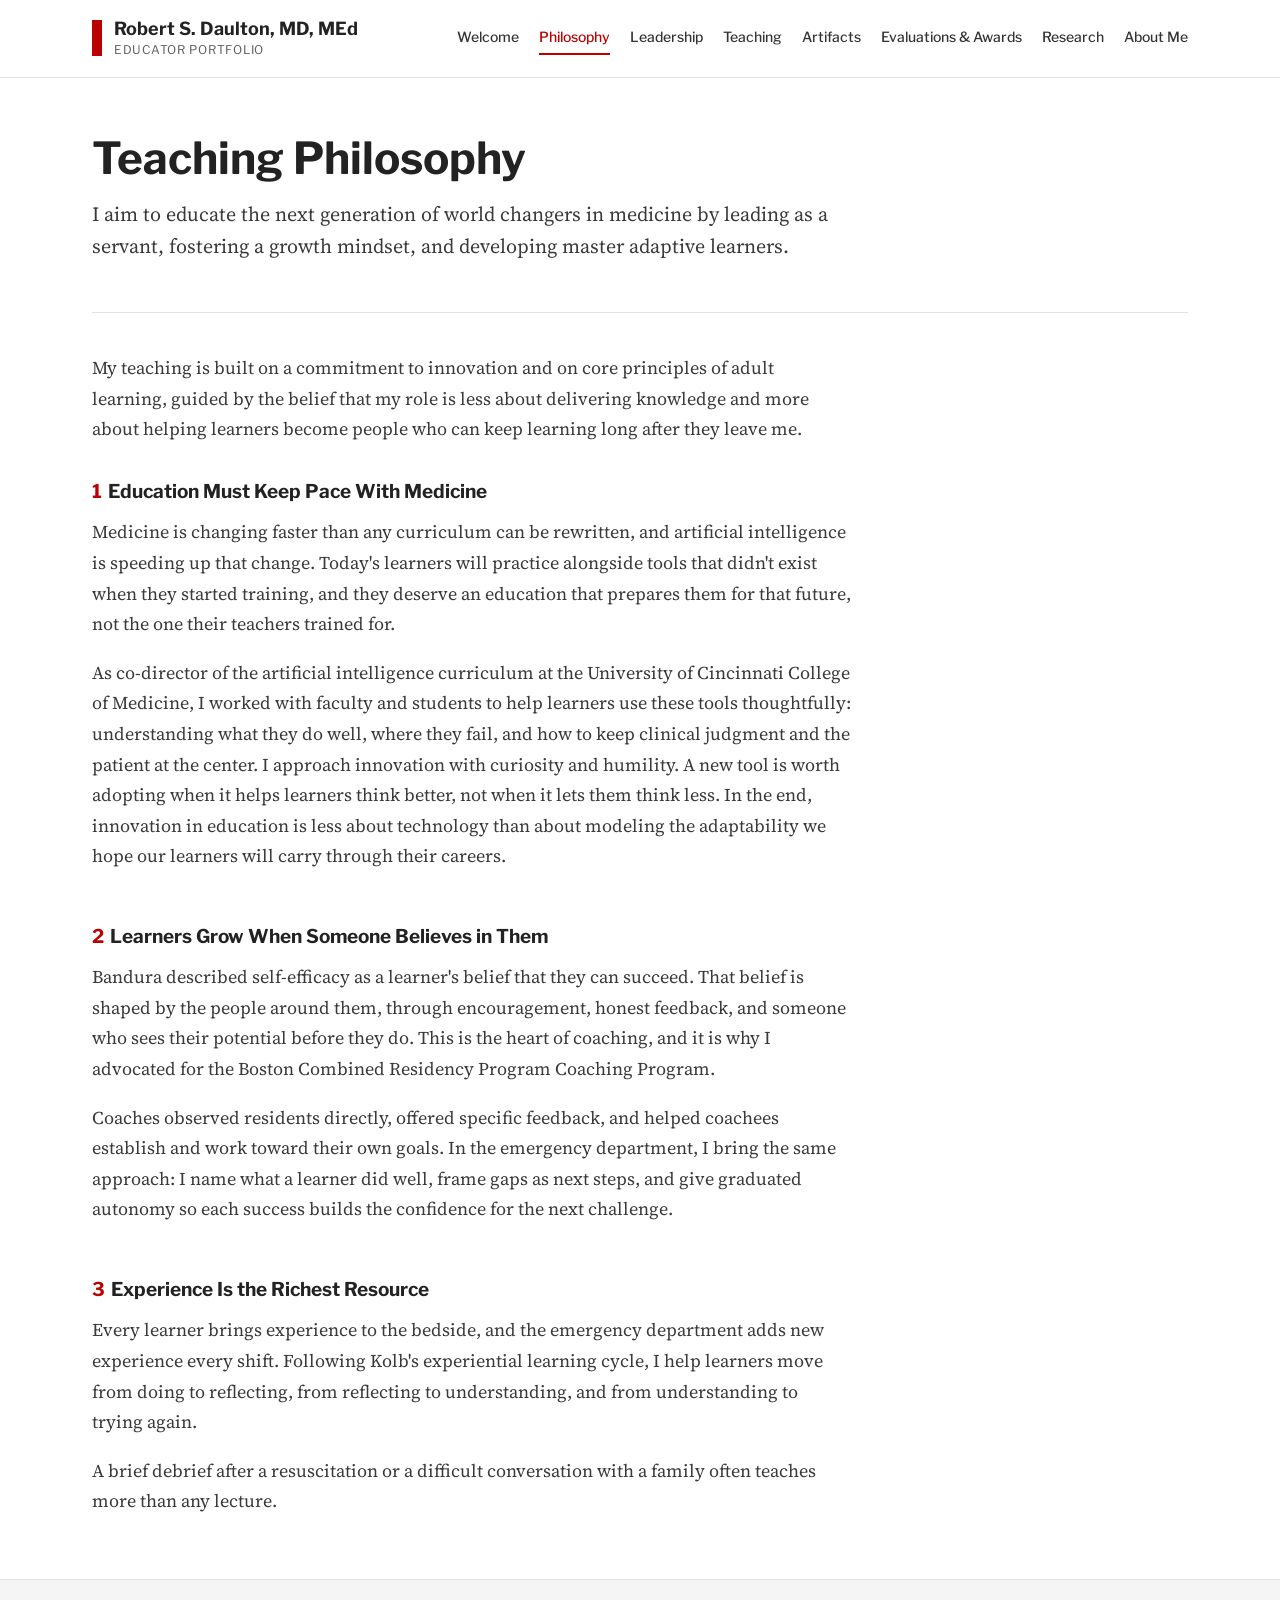
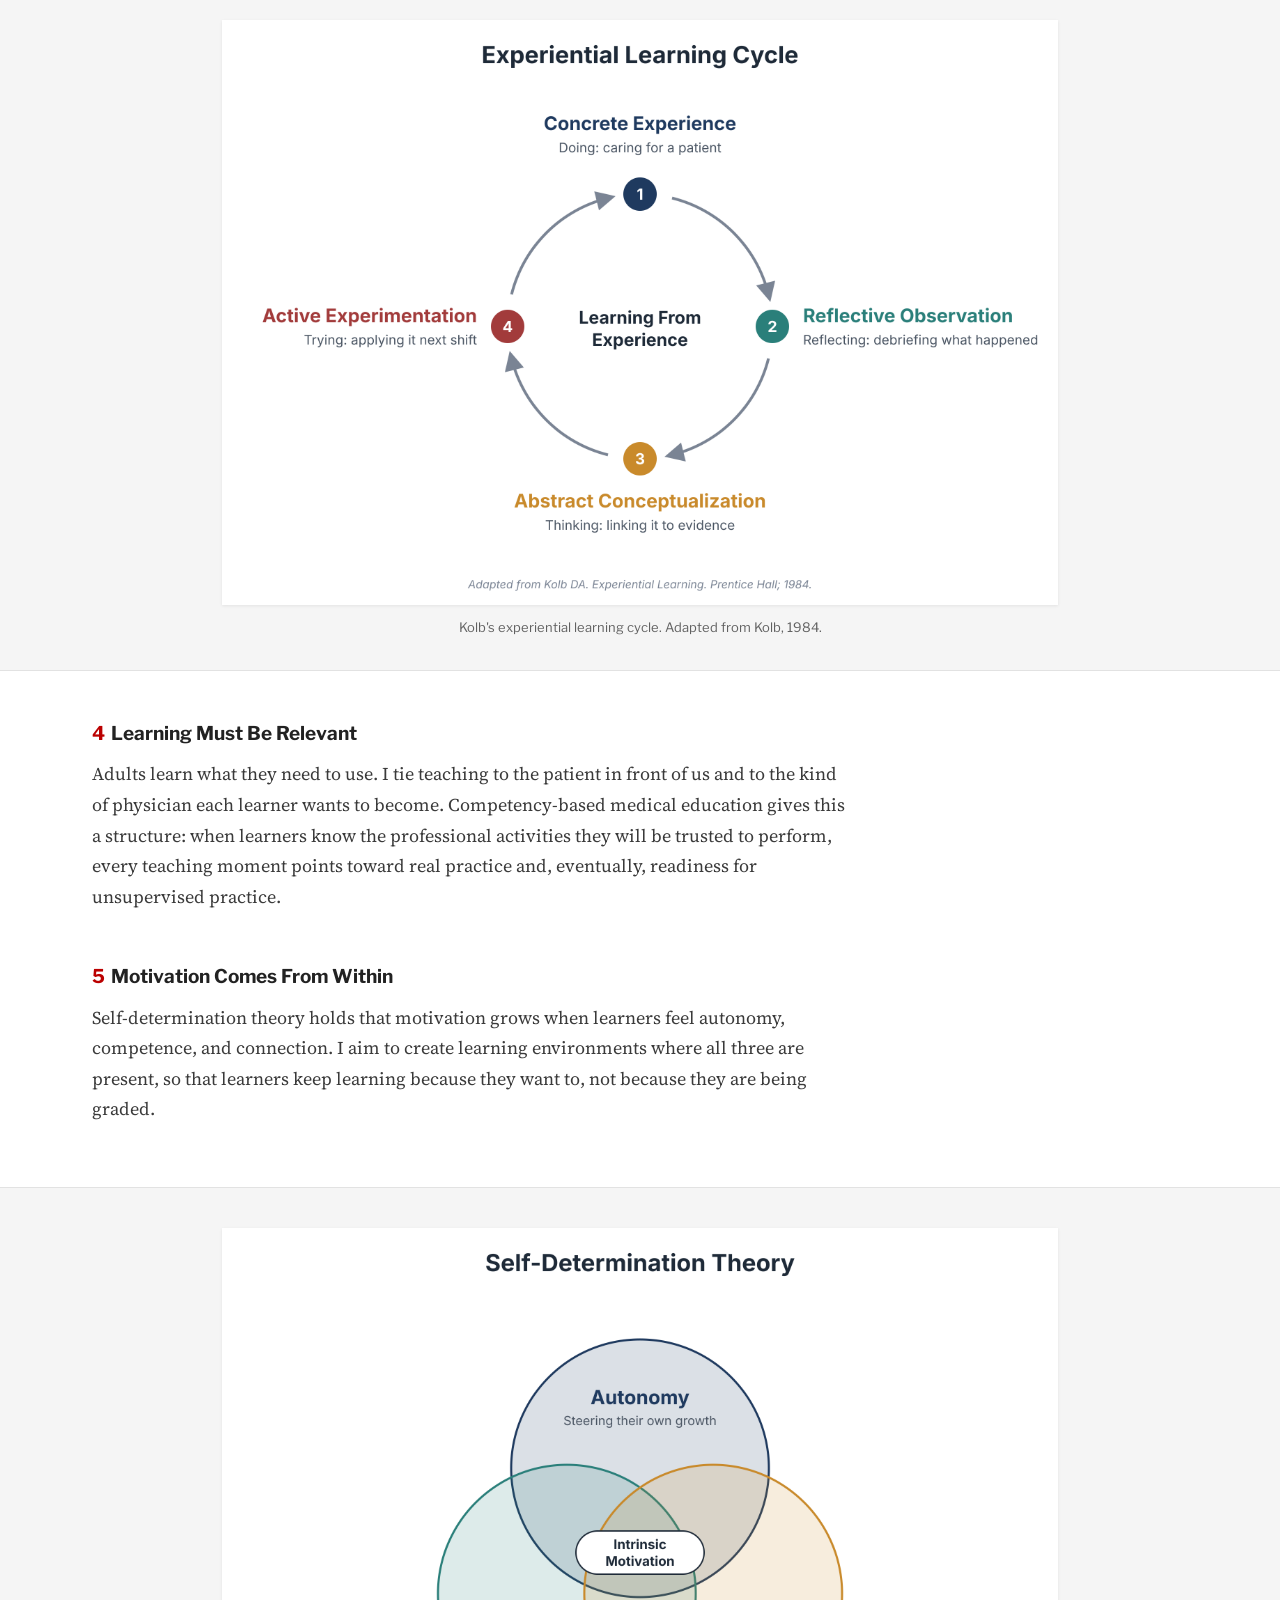
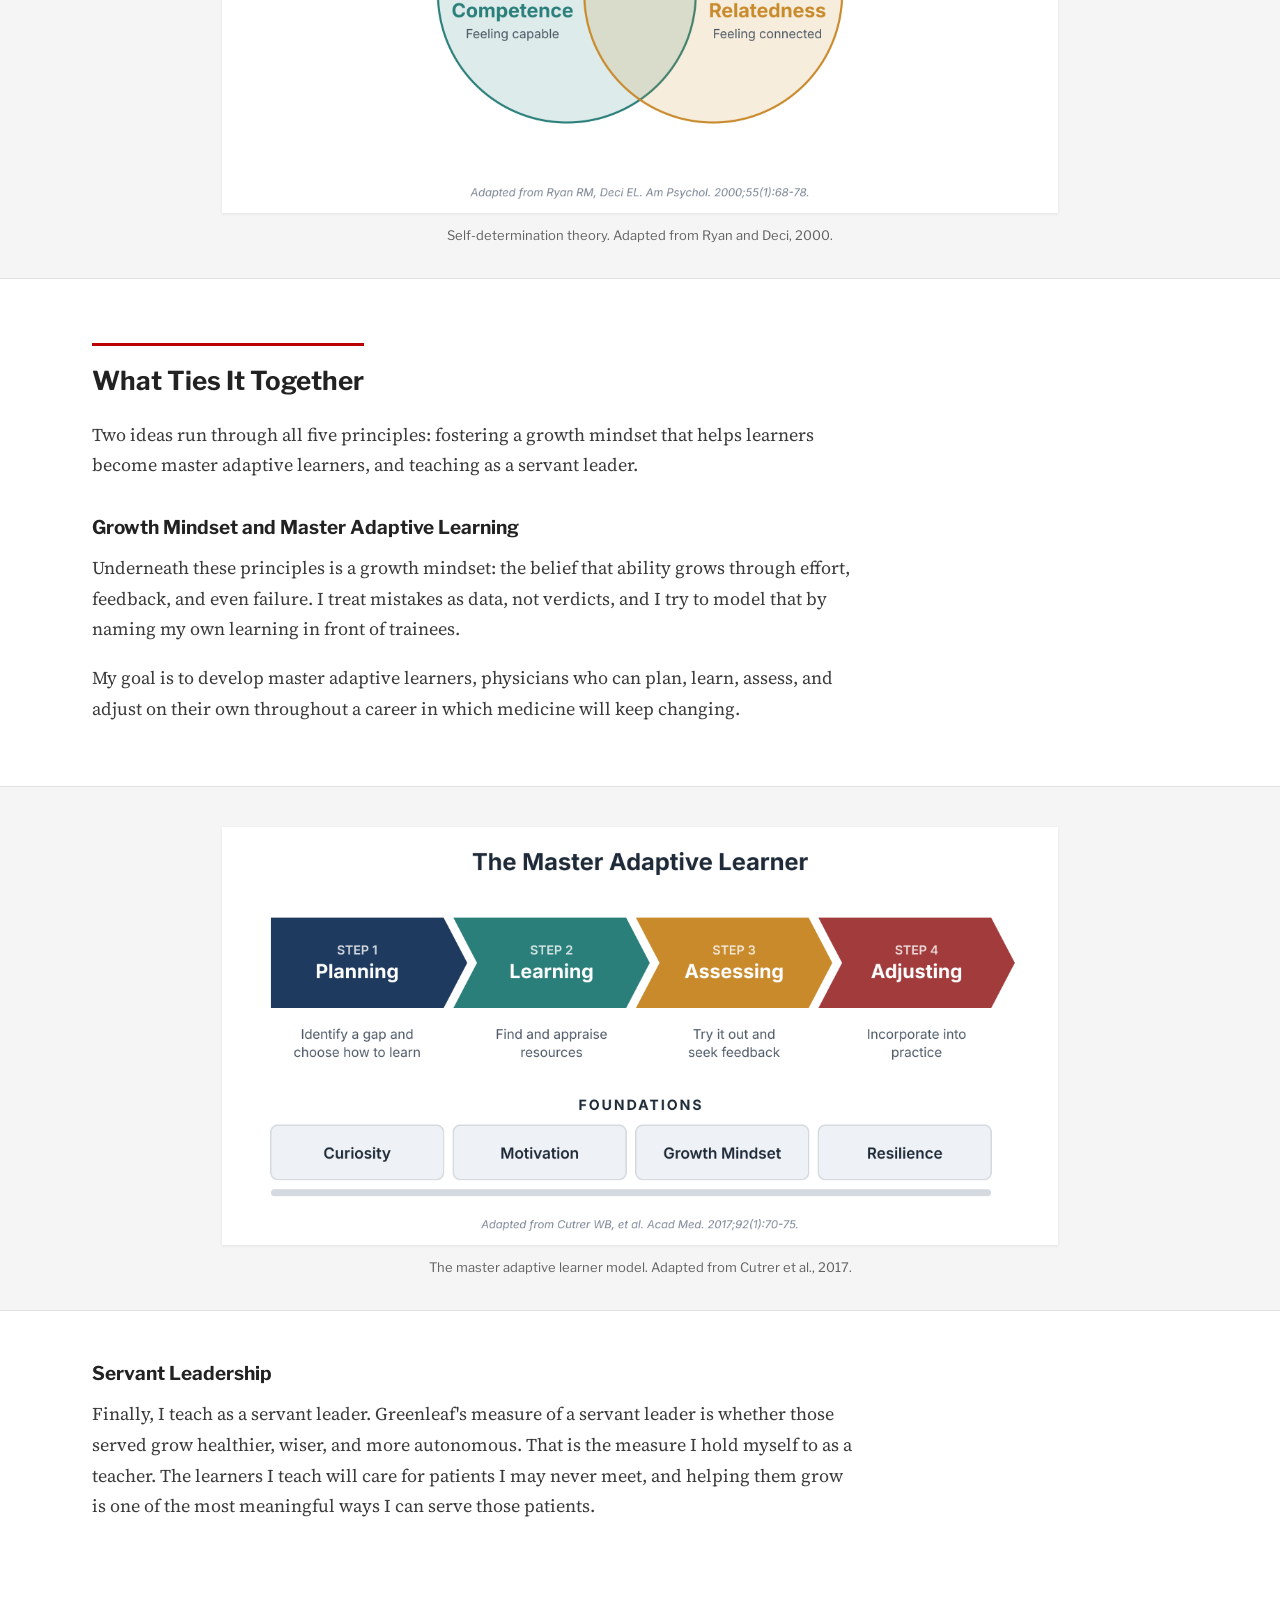
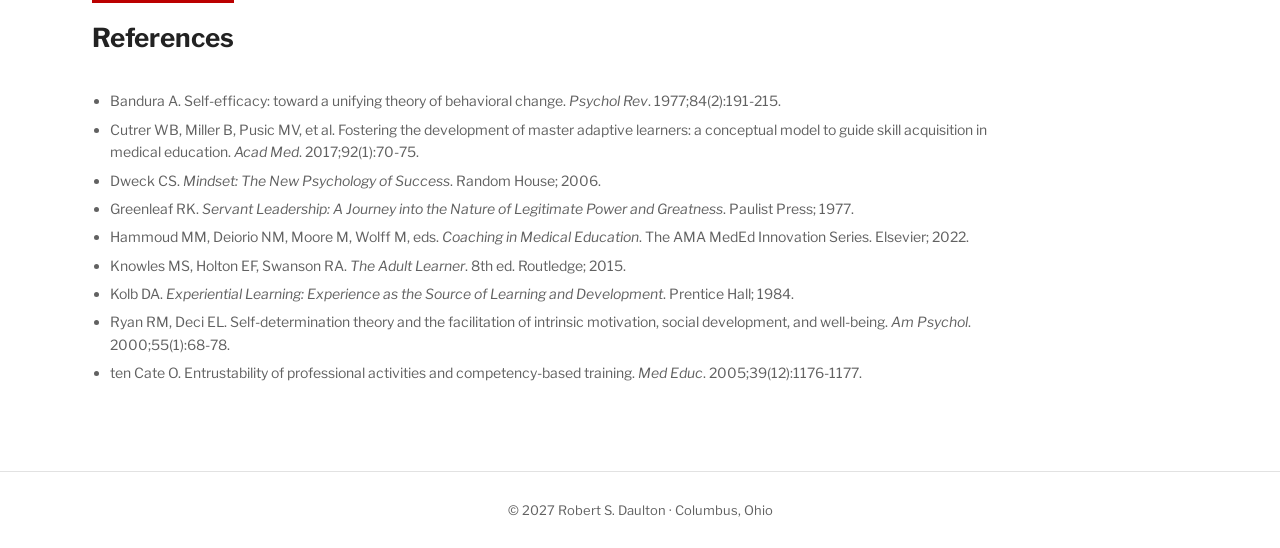
<file: philosophy.html>
<!doctype html>
<html lang="en">
<head>
<meta charset="utf-8">
<meta name="viewport" content="width=device-width, initial-scale=1">
<title>Philosophy | Robert S. Daulton, MD, MEd</title>
<meta name="description" content="Philosophy: educator portfolio of Robert S. Daulton, MD, MEd.">
<link rel="preconnect" href="https://fonts.googleapis.com">
<link rel="preconnect" href="https://fonts.gstatic.com" crossorigin>
<link href="https://fonts.googleapis.com/css2?family=Libre+Franklin:wght@400;500;600;700&family=Source+Serif+4:ital,wght@0,400;0,600;1,400&display=swap" rel="stylesheet">
<link rel="stylesheet" href="css/style.css?v=66da087b">
</head>
<body>
<a class="skip" href="#main">Skip to content</a>
<header class="site-header">
<div class="wrap">
<a class="brand" href="index.html"><span class="brand-bar" aria-hidden="true"></span><span><span class="brand-name">Robert S. Daulton, MD, MEd</span><span class="brand-sub">Educator Portfolio</span></span></a>
<nav class="nav" aria-label="Main"><a href="index.html">Welcome</a><a href="philosophy.html" aria-current="page">Philosophy</a><a href="leadership.html">Leadership</a><a href="teaching.html">Teaching</a><a href="artifacts.html">Artifacts</a><a href="evaluations.html">Evaluations &amp; Awards</a><a href="research.html">Research</a><a href="about.html">About Me</a></nav>
</div>
</header>
<main id="main">
<div class="wrap"><div class="page-head"><h1>Teaching Philosophy</h1><p class="lede">I aim to educate the next generation of world changers in medicine by leading as a servant, fostering a growth mindset, and developing master adaptive learners.</p></div></div><div class="wrap content"><div class="prose"><p>My teaching is built on a commitment to innovation and on core principles of adult learning, guided by the belief that my role is less about delivering knowledge and more about helping learners become people who can keep learning long after they leave me.</p></div><h3><span class="num">1</span>Education Must Keep Pace With Medicine</h3><div class="principle"><div class="prose"><p>Medicine is changing faster than any curriculum can be rewritten, and artificial intelligence is speeding up that change. Today's learners will practice alongside tools that didn't exist when they started training, and they deserve an education that prepares them for that future, not the one their teachers trained for.</p><p>As co-director of the artificial intelligence curriculum at the University of Cincinnati College of Medicine, I worked with faculty and students to help learners use these tools thoughtfully: understanding what they do well, where they fail, and how to keep clinical judgment and the patient at the center. I approach innovation with curiosity and humility. A new tool is worth adopting when it helps learners think better, not when it lets them think less. In the end, innovation in education is less about technology than about modeling the adaptability we hope our learners will carry through their careers.</p></div></div><h3><span class="num">2</span>Learners Grow When Someone Believes in Them</h3><div class="principle"><div class="prose"><p>Bandura described self-efficacy as a learner's belief that they can succeed. That belief is shaped by the people around them, through encouragement, honest feedback, and someone who sees their potential before they do. This is the heart of coaching, and it is why I advocated for the Boston Combined Residency Program Coaching Program.</p><p>Coaches observed residents directly, offered specific feedback, and helped coachees establish and work toward their own goals. In the emergency department, I bring the same approach: I name what a learner did well, frame gaps as next steps, and give graduated autonomy so each success builds the confidence for the next challenge.</p></div></div><h3><span class="num">3</span>Experience Is the Richest Resource</h3><div class="principle"><div class="prose"><p>Every learner brings experience to the bedside, and the emergency department adds new experience every shift. Following Kolb's experiential learning cycle, I help learners move from doing to reflecting, from reflecting to understanding, and from understanding to trying again.</p><p>A brief debrief after a resuscitation or a difficult conversation with a family often teaches more than any lecture.</p></div></div></div><section class="fig-band"><figure><img src="images/kolb_cycle.png" alt="Kolb's experiential learning cycle: concrete experience, reflective observation, abstract conceptualization, active experimentation"><figcaption>Kolb's experiential learning cycle. Adapted from Kolb, 1984.</figcaption></figure></section><div class="wrap content cont"><h3><span class="num">4</span>Learning Must Be Relevant</h3><div class="principle"><div class="prose"><p>Adults learn what they need to use. I tie teaching to the patient in front of us and to the kind of physician each learner wants to become. Competency-based medical education gives this a structure: when learners know the professional activities they will be trusted to perform, every teaching moment points toward real practice and, eventually, readiness for unsupervised practice.</p></div></div><h3><span class="num">5</span>Motivation Comes From Within</h3><div class="principle"><div class="prose"><p>Self-determination theory holds that motivation grows when learners feel autonomy, competence, and connection. I aim to create learning environments where all three are present, so that learners keep learning because they want to, not because they are being graded.</p></div></div></div><section class="fig-band"><figure><img src="images/sdt_triad.png" alt="Self-determination theory: autonomy, competence, and relatedness overlapping in intrinsic motivation"><figcaption>Self-determination theory. Adapted from Ryan and Deci, 2000.</figcaption></figure></section><div class="wrap content cont"><h2 class="section">What Ties It Together</h2><div class="prose"><p>Two ideas run through all five principles: fostering a growth mindset that helps learners become master adaptive learners, and teaching as a servant leader.</p></div><h3>Growth Mindset and Master Adaptive Learning</h3><div class="principle"><div class="prose"><p>Underneath these principles is a growth mindset: the belief that ability grows through effort, feedback, and even failure. I treat mistakes as data, not verdicts, and I try to model that by naming my own learning in front of trainees.</p><p>My goal is to develop master adaptive learners, physicians who can plan, learn, assess, and adjust on their own throughout a career in which medicine will keep changing.</p></div></div></div><section class="fig-band"><figure><img src="images/mal_model.png?v=3" alt="The master adaptive learner model: planning, learning, assessing, adjusting, built on curiosity, motivation, growth mindset, and resilience"><figcaption>The master adaptive learner model. Adapted from Cutrer et al., 2017.</figcaption></figure></section><div class="wrap content cont"><h3>Servant Leadership</h3><div class="principle"><div class="prose"><p>Finally, I teach as a servant leader. Greenleaf's measure of a servant leader is whether those served grow healthier, wiser, and more autonomous. That is the measure I hold myself to as a teacher. The learners I teach will care for patients I may never meet, and helping them grow is one of the most meaningful ways I can serve those patients.</p></div></div><h2 class="section">References</h2>
<ul class="refs">
<li>Bandura A. Self-efficacy: toward a unifying theory of behavioral change. <em>Psychol Rev</em>. 1977;84(2):191-215.</li>
<li>Cutrer WB, Miller B, Pusic MV, et al. Fostering the development of master adaptive learners: a conceptual model to guide skill acquisition in medical education. <em>Acad Med</em>. 2017;92(1):70-75.</li>
<li>Dweck CS. <em>Mindset: The New Psychology of Success</em>. Random House; 2006.</li>
<li>Greenleaf RK. <em>Servant Leadership: A Journey into the Nature of Legitimate Power and Greatness</em>. Paulist Press; 1977.</li>
<li>Hammoud MM, Deiorio NM, Moore M, Wolff M, eds. <em>Coaching in Medical Education</em>. The AMA MedEd Innovation Series. Elsevier; 2022.</li>
<li>Knowles MS, Holton EF, Swanson RA. <em>The Adult Learner</em>. 8th ed. Routledge; 2015.</li>
<li>Kolb DA. <em>Experiential Learning: Experience as the Source of Learning and Development</em>. Prentice Hall; 1984.</li>
<li>Ryan RM, Deci EL. Self-determination theory and the facilitation of intrinsic motivation, social development, and well-being. <em>Am Psychol</em>. 2000;55(1):68-78.</li>
<li>ten Cate O. Entrustability of professional activities and competency-based training. <em>Med Educ</em>. 2005;39(12):1176-1177.</li>
</ul></div>
</main>
<footer class="site-footer"><div class="wrap">&copy; 2027 Robert S. Daulton &middot; Columbus, Ohio</div></footer>
</body>
</html>
</file>
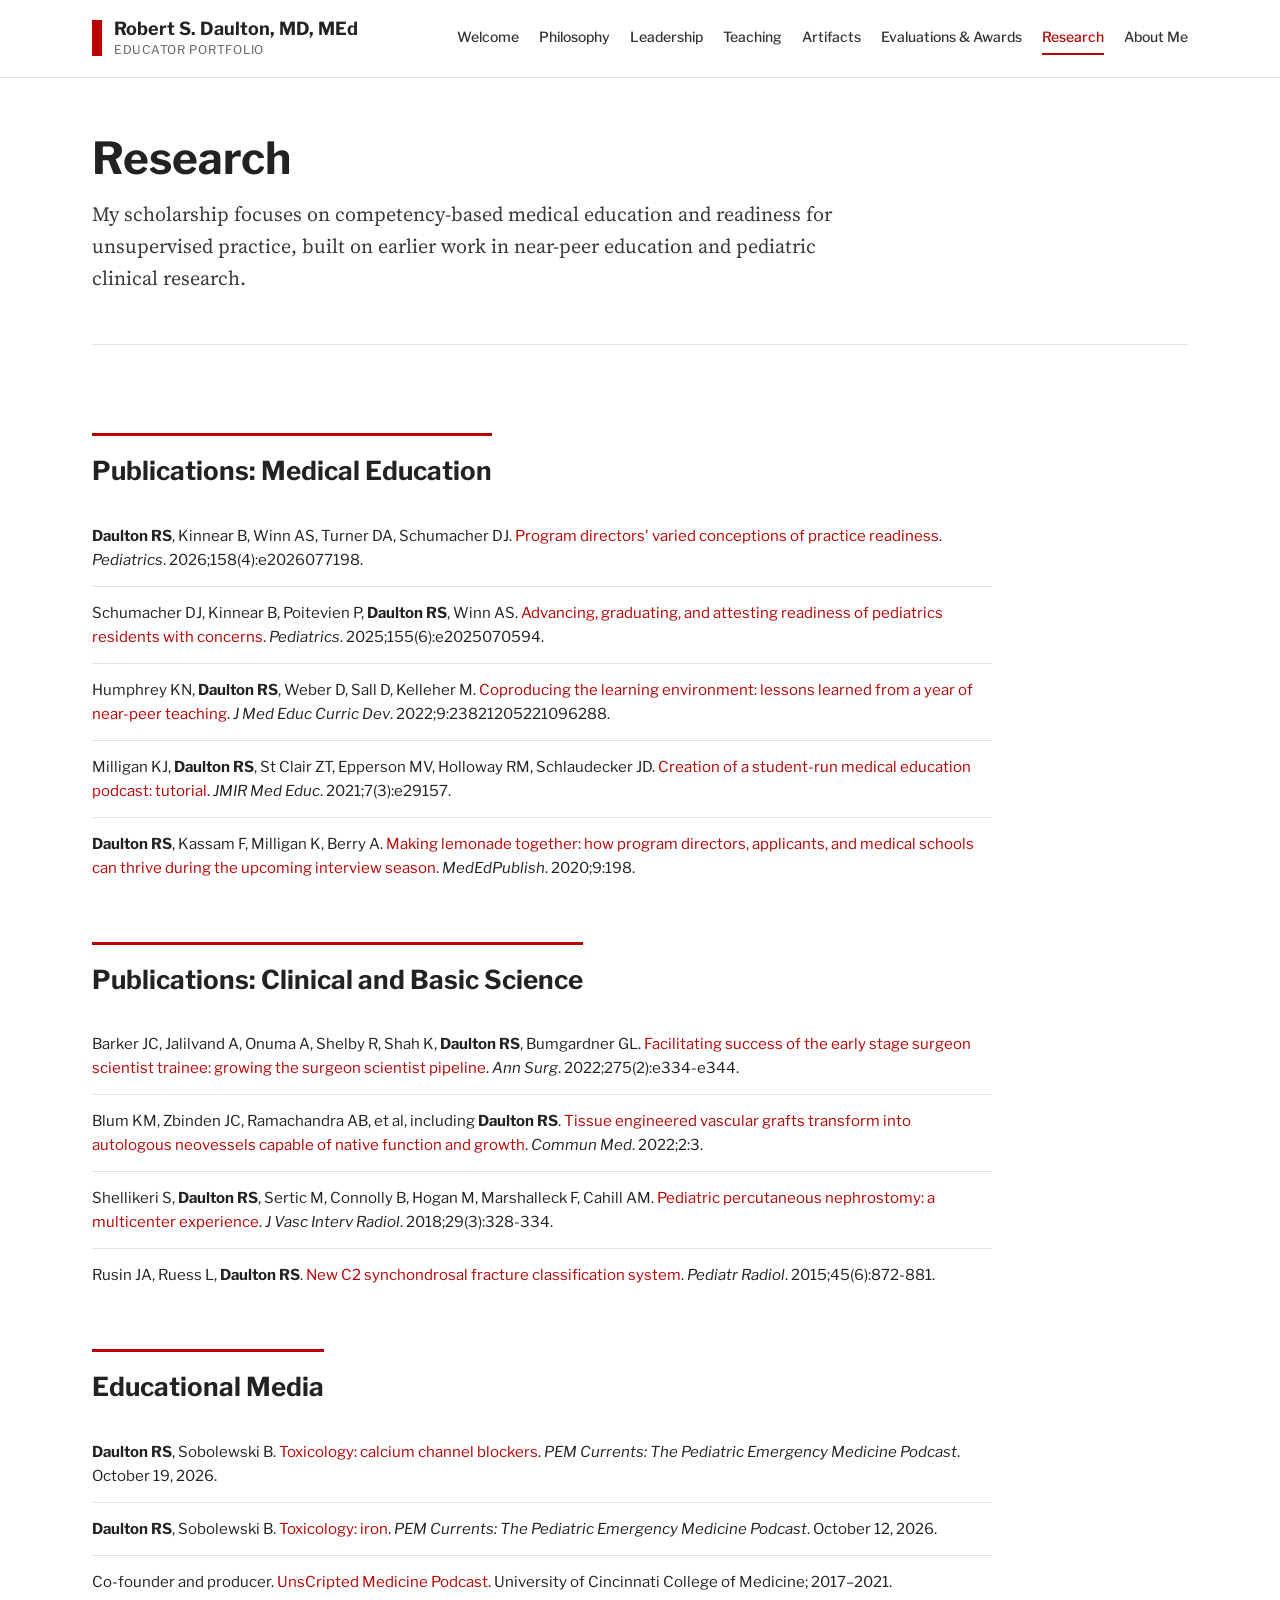
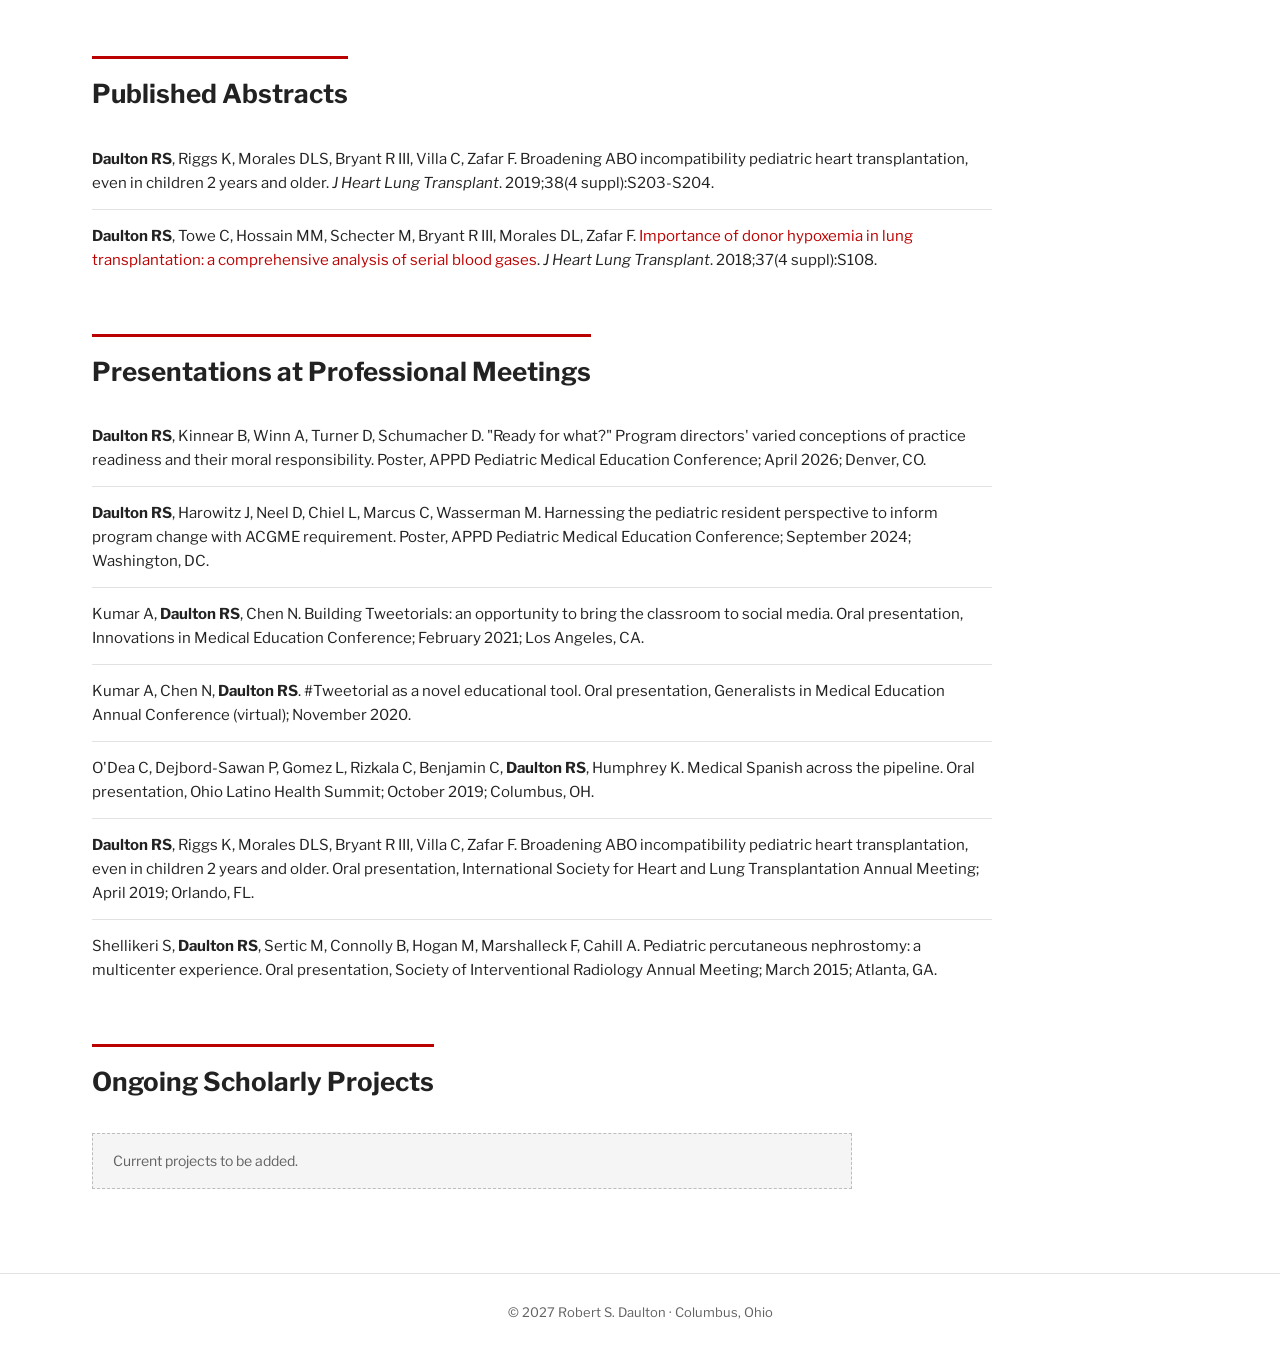
<file: research.html>
<!doctype html>
<html lang="en">
<head>
<meta charset="utf-8">
<meta name="viewport" content="width=device-width, initial-scale=1">
<title>Research | Robert S. Daulton, MD, MEd</title>
<meta name="description" content="Research: educator portfolio of Robert S. Daulton, MD, MEd.">
<link rel="preconnect" href="https://fonts.googleapis.com">
<link rel="preconnect" href="https://fonts.gstatic.com" crossorigin>
<link href="https://fonts.googleapis.com/css2?family=Libre+Franklin:wght@400;500;600;700&family=Source+Serif+4:ital,wght@0,400;0,600;1,400&display=swap" rel="stylesheet">
<link rel="stylesheet" href="css/style.css?v=66da087b">
</head>
<body>
<a class="skip" href="#main">Skip to content</a>
<header class="site-header">
<div class="wrap">
<a class="brand" href="index.html"><span class="brand-bar" aria-hidden="true"></span><span><span class="brand-name">Robert S. Daulton, MD, MEd</span><span class="brand-sub">Educator Portfolio</span></span></a>
<nav class="nav" aria-label="Main"><a href="index.html">Welcome</a><a href="philosophy.html">Philosophy</a><a href="leadership.html">Leadership</a><a href="teaching.html">Teaching</a><a href="artifacts.html">Artifacts</a><a href="evaluations.html">Evaluations &amp; Awards</a><a href="research.html" aria-current="page">Research</a><a href="about.html">About Me</a></nav>
</div>
</header>
<main id="main">
<div class="wrap"><div class="page-head"><h1>Research</h1><p class="lede">My scholarship focuses on competency-based medical education and readiness for unsupervised practice, built on earlier work in near-peer education and pediatric clinical research.</p></div></div><div class="wrap content"><h2 class="section">Publications: Medical Education</h2><ul class="cite-list"><li><strong>Daulton RS</strong>, Kinnear B, Winn AS, Turner DA, Schumacher DJ. <a href="https://publications.aap.org/pediatrics/article-abstract/doi/10.1542/peds.2026-077198/208776/Program-Directors-Varied-Conceptions-of-Practice">Program directors' varied conceptions of practice readiness</a>. <em>Pediatrics</em>. 2026;158(4):e2026077198.</li><li>Schumacher DJ, Kinnear B, Poitevien P, <strong>Daulton RS</strong>, Winn AS. <a href="https://doi.org/10.1542/peds.2025-070594">Advancing, graduating, and attesting readiness of pediatrics residents with concerns</a>. <em>Pediatrics</em>. 2025;155(6):e2025070594.</li><li>Humphrey KN, <strong>Daulton RS</strong>, Weber D, Sall D, Kelleher M. <a href="https://doi.org/10.1177/23821205221096288">Coproducing the learning environment: lessons learned from a year of near-peer teaching</a>. <em>J Med Educ Curric Dev</em>. 2022;9:23821205221096288.</li><li>Milligan KJ, <strong>Daulton RS</strong>, St Clair ZT, Epperson MV, Holloway RM, Schlaudecker JD. <a href="https://doi.org/10.2196/29157">Creation of a student-run medical education podcast: tutorial</a>. <em>JMIR Med Educ</em>. 2021;7(3):e29157.</li><li><strong>Daulton RS</strong>, Kassam F, Milligan K, Berry A. <a href="https://doi.org/10.15694/mep.2020.000198.1">Making lemonade together: how program directors, applicants, and medical schools can thrive during the upcoming interview season</a>. <em>MedEdPublish</em>. 2020;9:198.</li></ul><h2 class="section">Publications: Clinical and Basic Science</h2><ul class="cite-list"><li>Barker JC, Jalilvand A, Onuma A, Shelby R, Shah K, <strong>Daulton RS</strong>, Bumgardner GL. <a href="https://pmc.ncbi.nlm.nih.gov/articles/PMC8977112">Facilitating success of the early stage surgeon scientist trainee: growing the surgeon scientist pipeline</a>. <em>Ann Surg</em>. 2022;275(2):e334-e344.</li><li>Blum KM, Zbinden JC, Ramachandra AB, et al, including <strong>Daulton RS</strong>. <a href="https://doi.org/10.1038/s43856-021-00063-7">Tissue engineered vascular grafts transform into autologous neovessels capable of native function and growth</a>. <em>Commun Med</em>. 2022;2:3.</li><li>Shellikeri S, <strong>Daulton RS</strong>, Sertic M, Connolly B, Hogan M, Marshalleck F, Cahill AM. <a href="https://doi.org/10.1016/j.jvir.2017.09.017">Pediatric percutaneous nephrostomy: a multicenter experience</a>. <em>J Vasc Interv Radiol</em>. 2018;29(3):328-334.</li><li>Rusin JA, Ruess L, <strong>Daulton RS</strong>. <a href="https://doi.org/10.1007/s00247-014-3224-5">New C2 synchondrosal fracture classification system</a>. <em>Pediatr Radiol</em>. 2015;45(6):872-881.</li></ul><h2 class="section">Educational Media</h2><ul class="cite-list"><li><strong>Daulton RS</strong>, Sobolewski B. <a href="https://www.pemcurrents.com/e/toxicology-calcium-channel-blockers/">Toxicology: calcium channel blockers</a>. <em>PEM Currents: The Pediatric Emergency Medicine Podcast</em>. October 19, 2026.</li><li><strong>Daulton RS</strong>, Sobolewski B. <a href="https://www.pemcurrents.com/e/toxicology-iron/">Toxicology: iron</a>. <em>PEM Currents: The Pediatric Emergency Medicine Podcast</em>. October 12, 2026.</li><li>Co-founder and producer. <a href="https://www.buzzsprout.com/1535236">UnsCripted Medicine Podcast</a>. University of Cincinnati College of Medicine; 2017&ndash;2021.</li></ul><h2 class="section">Published Abstracts</h2><ul class="cite-list"><li><strong>Daulton RS</strong>, Riggs K, Morales DLS, Bryant R III, Villa C, Zafar F. Broadening ABO incompatibility pediatric heart transplantation, even in children 2 years and older. <em>J Heart Lung Transplant</em>. 2019;38(4 suppl):S203-S204.</li><li><strong>Daulton RS</strong>, Towe C, Hossain MM, Schecter M, Bryant R III, Morales DL, Zafar F. <a href="https://www.sciencedirect.com/science/article/pii/S1053249818302584">Importance of donor hypoxemia in lung transplantation: a comprehensive analysis of serial blood gases</a>. <em>J Heart Lung Transplant</em>. 2018;37(4 suppl):S108.</li></ul><h2 class="section">Presentations at Professional Meetings</h2><ul class="cite-list"><li><strong>Daulton RS</strong>, Kinnear B, Winn A, Turner D, Schumacher D. "Ready for what?" Program directors' varied conceptions of practice readiness and their moral responsibility. Poster, APPD Pediatric Medical Education Conference; April 2026; Denver, CO.</li><li><strong>Daulton RS</strong>, Harowitz J, Neel D, Chiel L, Marcus C, Wasserman M. Harnessing the pediatric resident perspective to inform program change with ACGME requirement. Poster, APPD Pediatric Medical Education Conference; September 2024; Washington, DC.</li><li>Kumar A, <strong>Daulton RS</strong>, Chen N. Building Tweetorials: an opportunity to bring the classroom to social media. Oral presentation, Innovations in Medical Education Conference; February 2021; Los Angeles, CA.</li><li>Kumar A, Chen N, <strong>Daulton RS</strong>. #Tweetorial as a novel educational tool. Oral presentation, Generalists in Medical Education Annual Conference (virtual); November 2020.</li><li>O'Dea C, Dejbord-Sawan P, Gomez L, Rizkala C, Benjamin C, <strong>Daulton RS</strong>, Humphrey K. Medical Spanish across the pipeline. Oral presentation, Ohio Latino Health Summit; October 2019; Columbus, OH.</li><li><strong>Daulton RS</strong>, Riggs K, Morales DLS, Bryant R III, Villa C, Zafar F. Broadening ABO incompatibility pediatric heart transplantation, even in children 2 years and older. Oral presentation, International Society for Heart and Lung Transplantation Annual Meeting; April 2019; Orlando, FL.</li><li>Shellikeri S, <strong>Daulton RS</strong>, Sertic M, Connolly B, Hogan M, Marshalleck F, Cahill A. Pediatric percutaneous nephrostomy: a multicenter experience. Oral presentation, Society of Interventional Radiology Annual Meeting; March 2015; Atlanta, GA.</li></ul><h2 class="section">Ongoing Scholarly Projects</h2><div class="note">Current projects to be added.</div></div>
</main>
<footer class="site-footer"><div class="wrap">&copy; 2027 Robert S. Daulton &middot; Columbus, Ohio</div></footer>
</body>
</html>
</file>
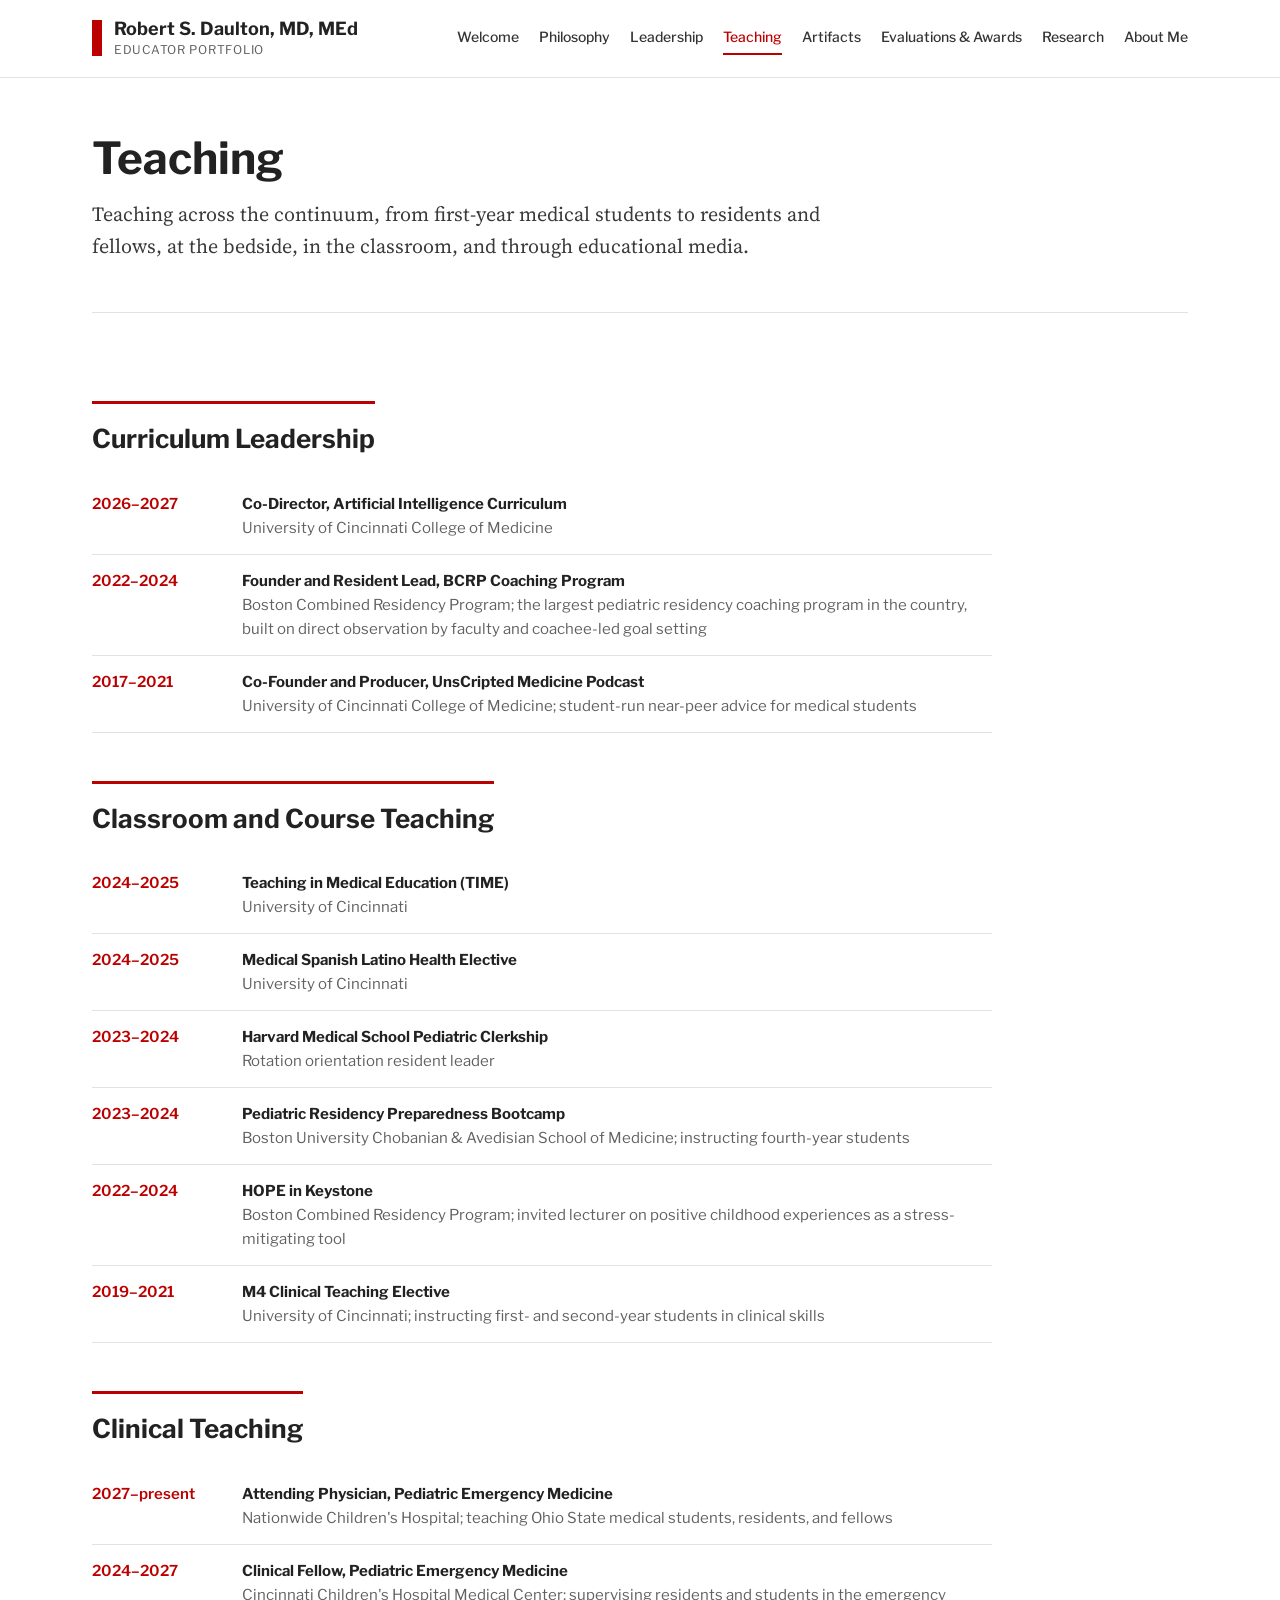
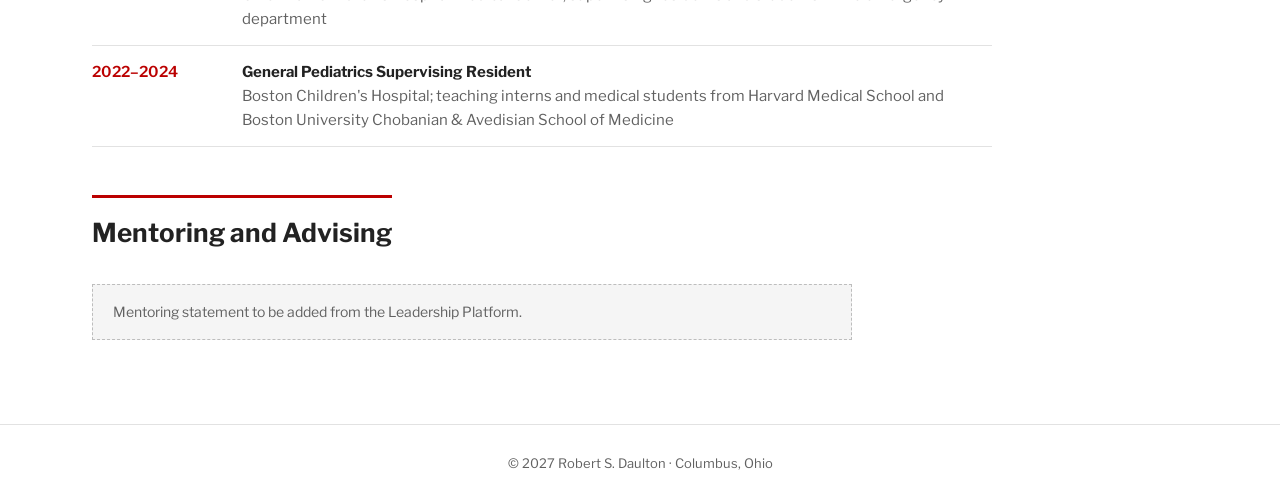
<file: teaching.html>
<!doctype html>
<html lang="en">
<head>
<meta charset="utf-8">
<meta name="viewport" content="width=device-width, initial-scale=1">
<title>Teaching | Robert S. Daulton, MD, MEd</title>
<meta name="description" content="Teaching: educator portfolio of Robert S. Daulton, MD, MEd.">
<link rel="preconnect" href="https://fonts.googleapis.com">
<link rel="preconnect" href="https://fonts.gstatic.com" crossorigin>
<link href="https://fonts.googleapis.com/css2?family=Libre+Franklin:wght@400;500;600;700&family=Source+Serif+4:ital,wght@0,400;0,600;1,400&display=swap" rel="stylesheet">
<link rel="stylesheet" href="css/style.css?v=66da087b">
</head>
<body>
<a class="skip" href="#main">Skip to content</a>
<header class="site-header">
<div class="wrap">
<a class="brand" href="index.html"><span class="brand-bar" aria-hidden="true"></span><span><span class="brand-name">Robert S. Daulton, MD, MEd</span><span class="brand-sub">Educator Portfolio</span></span></a>
<nav class="nav" aria-label="Main"><a href="index.html">Welcome</a><a href="philosophy.html">Philosophy</a><a href="leadership.html">Leadership</a><a href="teaching.html" aria-current="page">Teaching</a><a href="artifacts.html">Artifacts</a><a href="evaluations.html">Evaluations &amp; Awards</a><a href="research.html">Research</a><a href="about.html">About Me</a></nav>
</div>
</header>
<main id="main">
<div class="wrap"><div class="page-head"><h1>Teaching</h1><p class="lede">Teaching across the continuum, from first-year medical students to residents and fellows, at the bedside, in the classroom, and through educational media.</p></div></div><div class="wrap content"><h2 class="section">Curriculum Leadership</h2><ul class="timeline"><li><span class="when">2026&ndash;2027</span><span class="what"><strong>Co-Director, Artificial Intelligence Curriculum</strong><span>University of Cincinnati College of Medicine</span></span></li><li><span class="when">2022&ndash;2024</span><span class="what"><strong>Founder and Resident Lead, BCRP Coaching Program</strong><span>Boston Combined Residency Program; the largest pediatric residency coaching program in the country, built on direct observation by faculty and coachee-led goal setting</span></span></li><li><span class="when">2017&ndash;2021</span><span class="what"><strong>Co-Founder and Producer, UnsCripted Medicine Podcast</strong><span>University of Cincinnati College of Medicine; student-run near-peer advice for medical students</span></span></li></ul><h2 class="section">Classroom and Course Teaching</h2><ul class="timeline"><li><span class="when">2024&ndash;2025</span><span class="what"><strong>Teaching in Medical Education (TIME)</strong><span>University of Cincinnati</span></span></li><li><span class="when">2024&ndash;2025</span><span class="what"><strong>Medical Spanish Latino Health Elective</strong><span>University of Cincinnati</span></span></li><li><span class="when">2023&ndash;2024</span><span class="what"><strong>Harvard Medical School Pediatric Clerkship</strong><span>Rotation orientation resident leader</span></span></li><li><span class="when">2023&ndash;2024</span><span class="what"><strong>Pediatric Residency Preparedness Bootcamp</strong><span>Boston University Chobanian &amp; Avedisian School of Medicine; instructing fourth-year students</span></span></li><li><span class="when">2022&ndash;2024</span><span class="what"><strong>HOPE in Keystone</strong><span>Boston Combined Residency Program; invited lecturer on positive childhood experiences as a stress-mitigating tool</span></span></li><li><span class="when">2019&ndash;2021</span><span class="what"><strong>M4 Clinical Teaching Elective</strong><span>University of Cincinnati; instructing first- and second-year students in clinical skills</span></span></li></ul><h2 class="section">Clinical Teaching</h2><ul class="timeline"><li><span class="when">2027&ndash;present</span><span class="what"><strong>Attending Physician, Pediatric Emergency Medicine</strong><span>Nationwide Children's Hospital; teaching Ohio State medical students, residents, and fellows</span></span></li><li><span class="when">2024&ndash;2027</span><span class="what"><strong>Clinical Fellow, Pediatric Emergency Medicine</strong><span>Cincinnati Children's Hospital Medical Center; supervising residents and students in the emergency department</span></span></li><li><span class="when">2022&ndash;2024</span><span class="what"><strong>General Pediatrics Supervising Resident</strong><span>Boston Children's Hospital; teaching interns and medical students from Harvard Medical School and Boston University Chobanian &amp; Avedisian School of Medicine</span></span></li></ul><h2 class="section">Mentoring and Advising</h2><div class="note">Mentoring statement to be added from the Leadership Platform.</div></div>
</main>
<footer class="site-footer"><div class="wrap">&copy; 2027 Robert S. Daulton &middot; Columbus, Ohio</div></footer>
</body>
</html>
</file>
<file: css/style.css>
:root{
  --scarlet:#BB0000;
  --scarlet-dark:#8F0000;
  --ink:#222222;
  --body:#3a3a3a;
  --muted:#616161;
  --rule:#E2E2E2;
  --band:#F5F5F5;
  --gray-accent:#8C8C8C;
  --max:1160px;
}
*{box-sizing:border-box}
html{scroll-behavior:smooth}
body{margin:0;background:#fff;color:var(--ink);font-family:'Libre Franklin',system-ui,sans-serif;font-size:16px;line-height:1.6}
a{color:var(--scarlet);text-decoration:none}
a:hover{text-decoration:underline}
img{max-width:100%;height:auto;display:block}
.wrap{max-width:var(--max);margin:0 auto;padding:0 32px}
.skip{position:absolute;left:-999px}
.skip:focus{left:16px;top:16px;background:#fff;padding:8px 12px;z-index:10}

/* Header */
.site-header{border-bottom:1px solid var(--rule);background:#fff;position:sticky;top:0;z-index:5}
.site-header .wrap{display:flex;flex-wrap:wrap;align-items:center;justify-content:space-between;gap:12px 24px;padding-top:18px;padding-bottom:18px}
.brand{display:flex;align-items:center;gap:12px;color:var(--ink)}
.brand:hover{text-decoration:none}
.brand-bar{width:10px;height:36px;background:var(--scarlet)}
.brand-name{display:block;font-weight:700;font-size:18px;line-height:1.2}
.brand-sub{display:block;font-size:12px;color:var(--muted);letter-spacing:.06em;text-transform:uppercase}
.nav{display:flex;flex-wrap:wrap;gap:6px 20px;font-size:14px;font-weight:500}
.nav a{color:#333;padding:4px 0;border-bottom:2px solid transparent}
.nav a:hover{color:var(--scarlet);text-decoration:none}
.nav a[aria-current="page"]{color:var(--scarlet);border-bottom-color:var(--scarlet)}

/* Hero (home) */
.hero{display:grid;grid-template-columns:minmax(0,1fr) 260px;gap:56px;align-items:start;padding:64px 0 56px}
.hero h1{font-size:44px}
.profile-card{border:1px solid var(--rule);border-top:3px solid var(--scarlet);padding:20px;display:flex;flex-direction:column;gap:14px;position:sticky;top:110px}
.profile-card img{width:100%;aspect-ratio:1/1;object-fit:cover;object-position:50% 20%}
.pc-name{margin:0;font-weight:700;font-size:16px}
.pc-line{margin:6px 0 0;font-size:14px;line-height:1.5;color:var(--muted)}
.pc-foot{margin:0;font-size:13px;color:var(--muted);border-top:1px solid var(--rule);padding-top:12px}
.eyebrow{margin:0 0 14px;font-size:13px;font-weight:600;letter-spacing:.14em;text-transform:uppercase;color:var(--scarlet)}
.hero h1{margin:0 0 24px;font-size:50px;line-height:1.1;font-weight:700;letter-spacing:-.01em}
.lede{font-family:'Source Serif 4',Georgia,serif;font-size:20px;line-height:1.6;color:var(--body);margin:0 0 18px}
.btns{display:flex;flex-wrap:wrap;gap:12px;margin-top:28px}
.btn{display:inline-block;padding:14px 22px;font-weight:600;font-size:15px}
.btn-primary{background:var(--scarlet);color:#fff}
.btn-primary:hover{background:var(--scarlet-dark);text-decoration:none}
.btn-ghost{border:1px solid #9E9E9E;color:var(--ink)}
.btn-ghost:hover{border-color:var(--scarlet);color:var(--scarlet);text-decoration:none}
.headshot{width:100%;aspect-ratio:4/5;object-fit:cover;object-position:50% 20%;background:#EFEFEF;box-shadow:16px 16px 0 var(--rule)}

/* Bands and cards */
.band{background:var(--band);border-top:1px solid var(--rule);border-bottom:1px solid var(--rule)}
.facts{display:grid;grid-template-columns:repeat(auto-fit,minmax(240px,1fr));gap:32px;padding-top:48px;padding-bottom:56px}
.fact{border-top:3px solid var(--gray-accent);padding-top:16px}
.fact:first-child{border-top-color:var(--scarlet)}
.fact h2,.label{margin:0 0 10px;font-size:13px;font-weight:600;letter-spacing:.14em;text-transform:uppercase;color:var(--muted)}
.fact p{margin:0 0 8px;font-size:15px}

/* Inner pages */
.page-head{padding:56px 0 32px;border-bottom:1px solid var(--rule);margin-bottom:40px}
.page-head h1{margin:0;font-size:44px;line-height:1.1;font-weight:700}
.page-head .lede{margin-top:16px;max-width:760px}
.content{padding-bottom:72px}
.prose{max-width:760px}
.prose p{margin:0 0 18px;font-family:'Source Serif 4',Georgia,serif;font-size:18px;line-height:1.7;color:var(--body)}
h2.section{margin:48px 0 18px;font-size:26px;font-weight:700;padding-top:14px;border-top:3px solid var(--scarlet);display:inline-block}
h3{margin:32px 0 10px;font-size:19px;font-weight:700}
.principle{display:grid;grid-template-columns:1fr;gap:20px;margin-bottom:12px}
.principle.with-fig{grid-template-columns:minmax(0,1fr) minmax(260px,420px);align-items:start;gap:40px}
.principle.with-fig .prose{max-width:none}
figure{margin:0}
figure img{border:1px solid var(--rule)}
figcaption{font-size:13px;color:var(--muted);margin-top:8px}
.fig-band{background:var(--band);border-top:1px solid var(--rule);border-bottom:1px solid var(--rule);margin:16px 0 8px}
.fig-band figure{max-width:900px;margin:0 auto;padding:40px 32px 32px}
.fig-band img{display:block;width:100%;height:auto;background:#fff;border:0;box-shadow:0 1px 3px rgba(0,0,0,.08)}
.fig-band figcaption{text-align:center;margin-top:12px}
.content.cont{padding-top:8px}
.content:has(+ .fig-band){padding-bottom:16px}
.num{color:var(--scarlet);font-weight:700;margin-right:6px}

/* About */
.about-intro{display:grid;grid-template-columns:minmax(0,1fr) minmax(260px,380px);gap:48px;align-items:start}
.about-intro .prose{max-width:none}
.about-photo img{width:100%;height:auto;border:0}

.video{margin:8px 0 0}
.video iframe{display:block;width:100%;aspect-ratio:16/9;border:0;background:#000}

/* Lists */
.cite-list{list-style:none;margin:0;padding:0;max-width:900px}
.cite-list li{padding:14px 0;border-bottom:1px solid var(--rule);font-size:15px;line-height:1.6}
.cite-list li:last-child{border-bottom:0}
.timeline{list-style:none;margin:0;padding:0;max-width:900px}
.timeline li{display:grid;grid-template-columns:130px 1fr;gap:20px;padding:14px 0;border-bottom:1px solid var(--rule);font-size:15px}
.timeline .when{color:var(--scarlet);font-weight:600}
.timeline .what strong{display:block;color:var(--ink)}
.timeline .what span{color:var(--muted)}
.refs{font-size:14px;color:var(--muted);max-width:900px;padding-left:18px}
.refs li{margin-bottom:6px}
.note{background:var(--band);border:1px dashed #BDBDBD;padding:16px 20px;color:var(--muted);font-size:14px;max-width:760px;margin:12px 0}

/* Evaluation quotes */
.quotes{display:grid;grid-template-columns:repeat(auto-fit,minmax(320px,1fr));gap:24px;max-width:1100px}
.quote{border-top:3px solid var(--scarlet);background:var(--band);padding:24px 26px}
.quote blockquote{margin:0 0 14px;font-family:'Source Serif 4',Georgia,serif;font-size:18px;line-height:1.6;color:var(--ink)}
.quote figcaption{font-size:13px;color:var(--muted);letter-spacing:.02em}

/* Artifact cards */
.cards{display:grid;grid-template-columns:repeat(auto-fit,minmax(300px,1fr));gap:24px}
.card{border:1px solid var(--rule);padding:24px;display:flex;flex-direction:column;gap:10px}
.card h3{margin:0;font-size:18px}
.card .meta{font-size:13px;color:var(--muted)}
.card p{margin:0;font-size:15px;color:var(--body)}
.card .reflect{border-left:3px solid var(--scarlet);padding-left:12px;font-family:'Source Serif 4',Georgia,serif;font-style:italic}
.card a.btn{align-self:flex-start;margin-top:6px}

/* Footer */
.site-footer{border-top:1px solid var(--rule);padding:28px 0;text-align:center;font-size:13px;color:var(--muted)}

@media (max-width:860px){
  .hero{grid-template-columns:1fr;gap:40px;padding-top:48px}
  .profile-card{position:static;max-width:320px}
  .hero h1{font-size:38px}
  .principle.with-fig,.about-intro{grid-template-columns:1fr}
  .timeline li{grid-template-columns:1fr;gap:2px}
  .page-head h1{font-size:34px}
  .site-header{position:static}
}

.journey{padding:48px 0 60px}
.journey-title{margin:0 0 28px;text-align:center;font-size:12px;font-weight:600;letter-spacing:.12em;text-transform:uppercase;color:var(--muted)}
.journey-line{list-style:none;margin:0;padding:0;display:flex;justify-content:space-between;align-items:flex-start;gap:20px;position:relative}
.journey-line::before{content:"";position:absolute;left:4%;right:4%;top:86px;height:2px;background:var(--rule)}
.journey-line li{display:flex;flex-direction:column;align-items:center;gap:10px;flex:0 1 auto;min-width:0;position:relative}
.journey-line li .tl-logo img{flex-shrink:1;min-width:0;object-fit:contain}
.tl-logo{height:72px;display:flex;align-items:center;justify-content:center;gap:20px}
.tl-logo img{width:auto;max-width:100%;display:block}
.tl-group{border:1px solid var(--rule);border-radius:8px;padding:0 18px;background:#fff}
.tl-dot{width:12px;height:12px;border-radius:50%;background:var(--scarlet);border:3px solid #fff;box-shadow:0 0 0 1px var(--rule);position:relative;z-index:1}
.tl-date{font-size:13px;color:var(--muted);text-align:center;white-space:nowrap}
@media (max-width:960px) and (min-width:761px){.tl-date{white-space:normal;max-width:96px;font-size:12px}}
@media (max-width:760px){
  .journey-line{flex-direction:column;align-items:stretch;gap:28px;padding-left:28px}
  .journey-line::before{left:7px;right:auto;top:6px;bottom:6px;width:2px;height:auto}
  .journey-line li{align-items:flex-start;gap:8px}
  .journey-line li .tl-dot{position:absolute;left:-27px;top:2px}
  .tl-logo{height:auto;flex-wrap:wrap;justify-content:flex-start;order:1}
  .tl-group{padding:14px 16px}
  .tl-date{order:0;font-weight:600}
}
</file>
